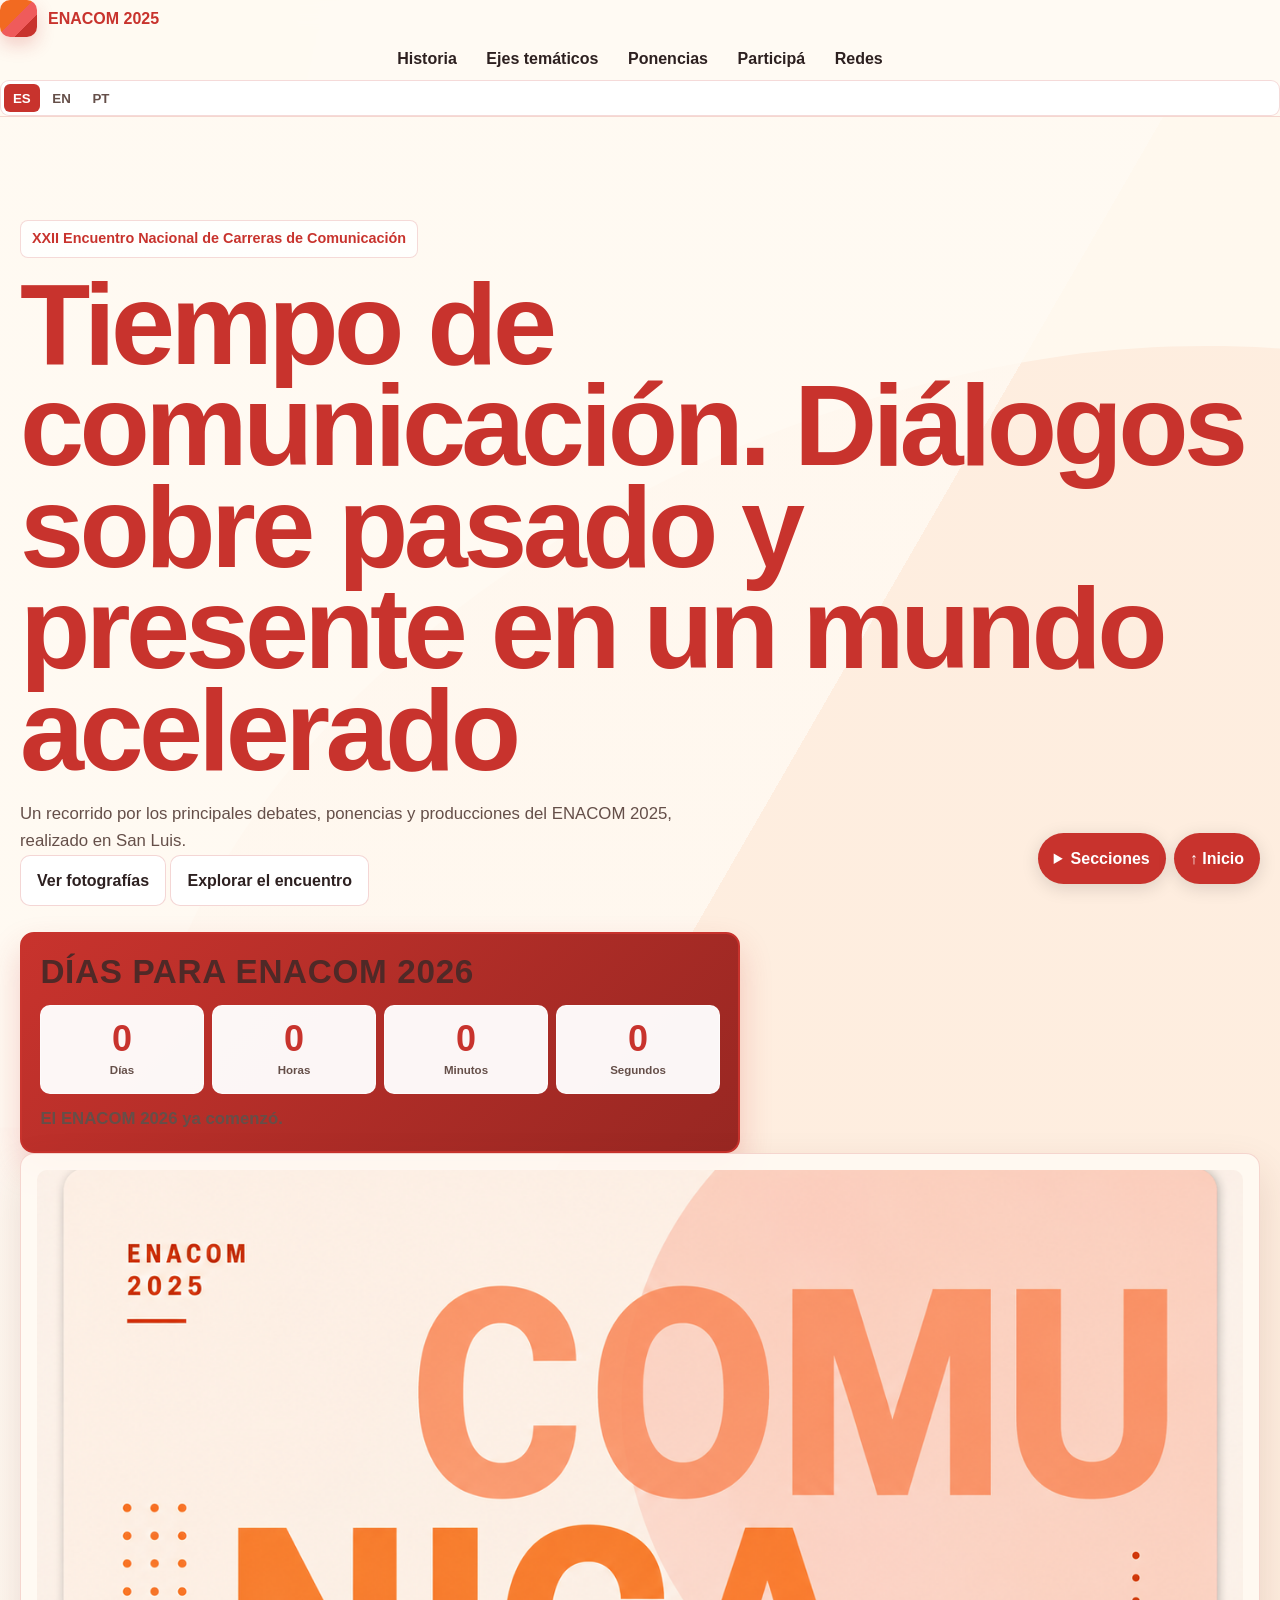
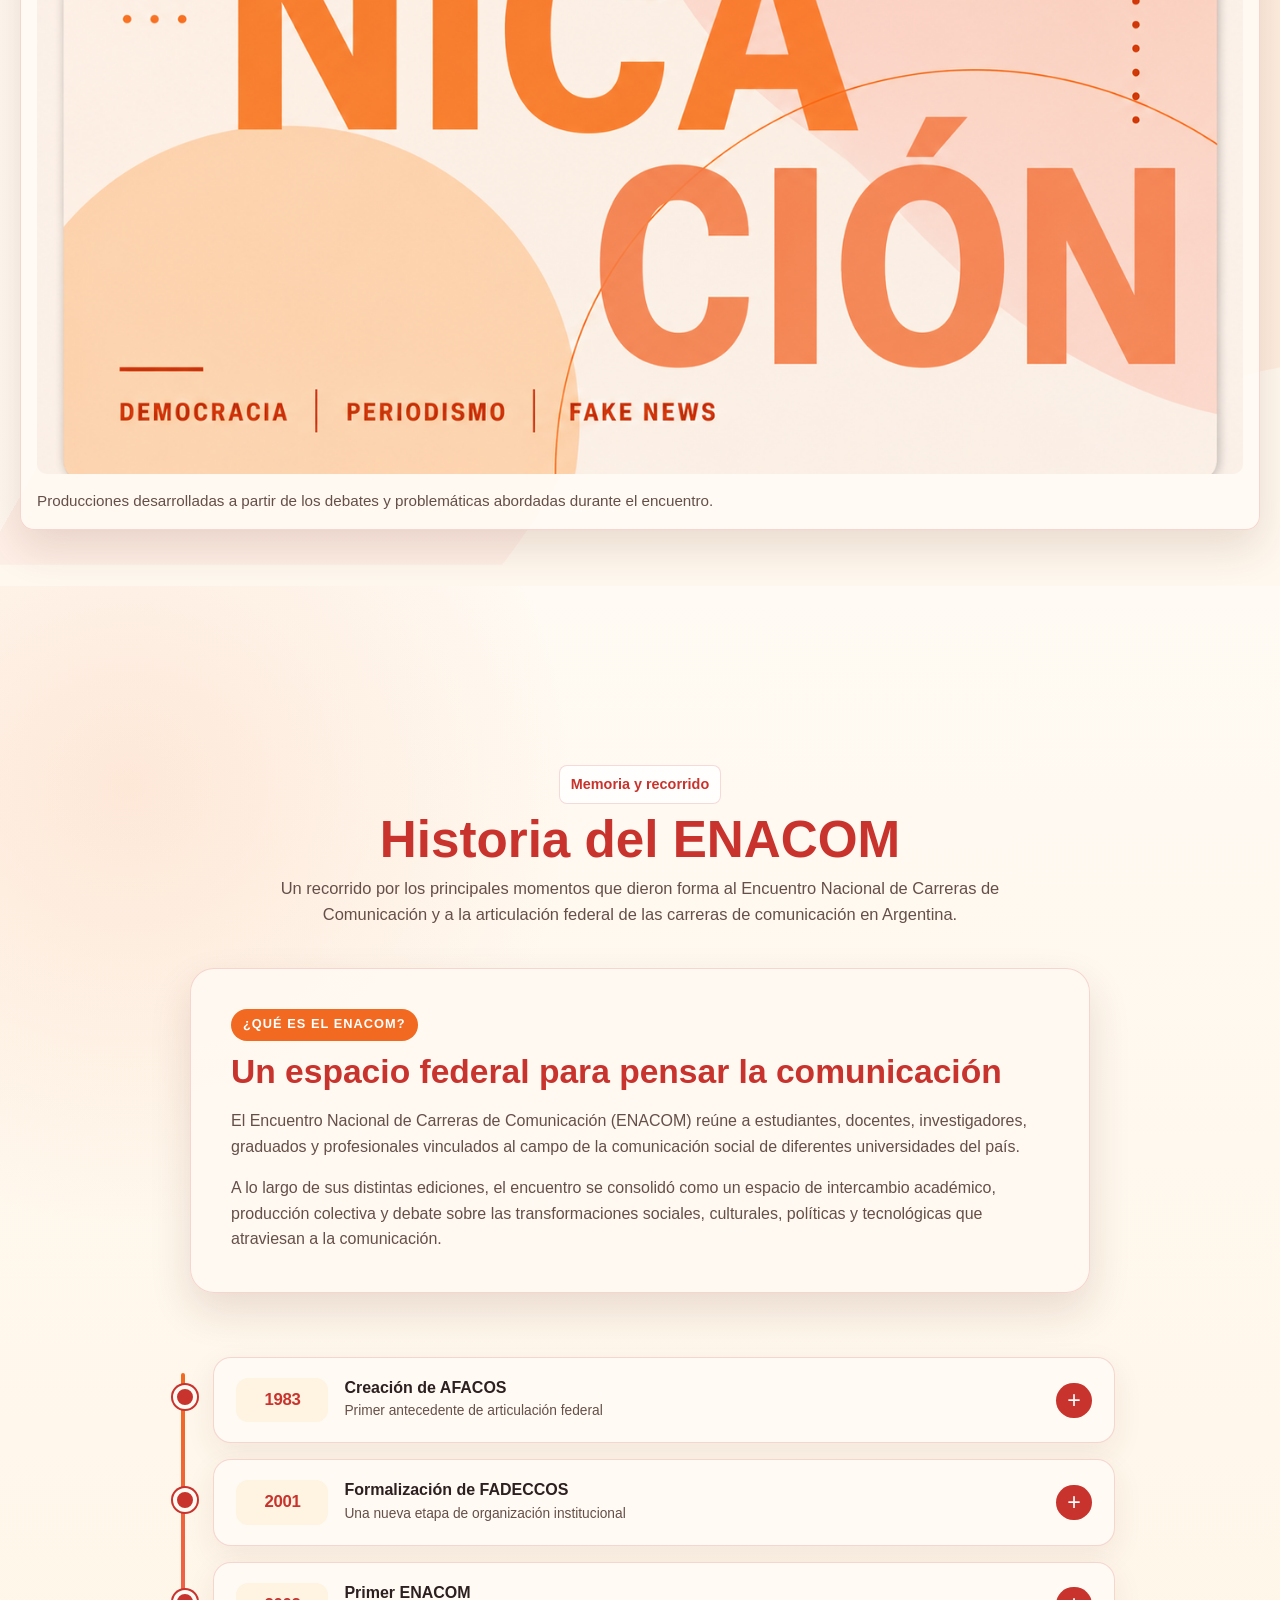
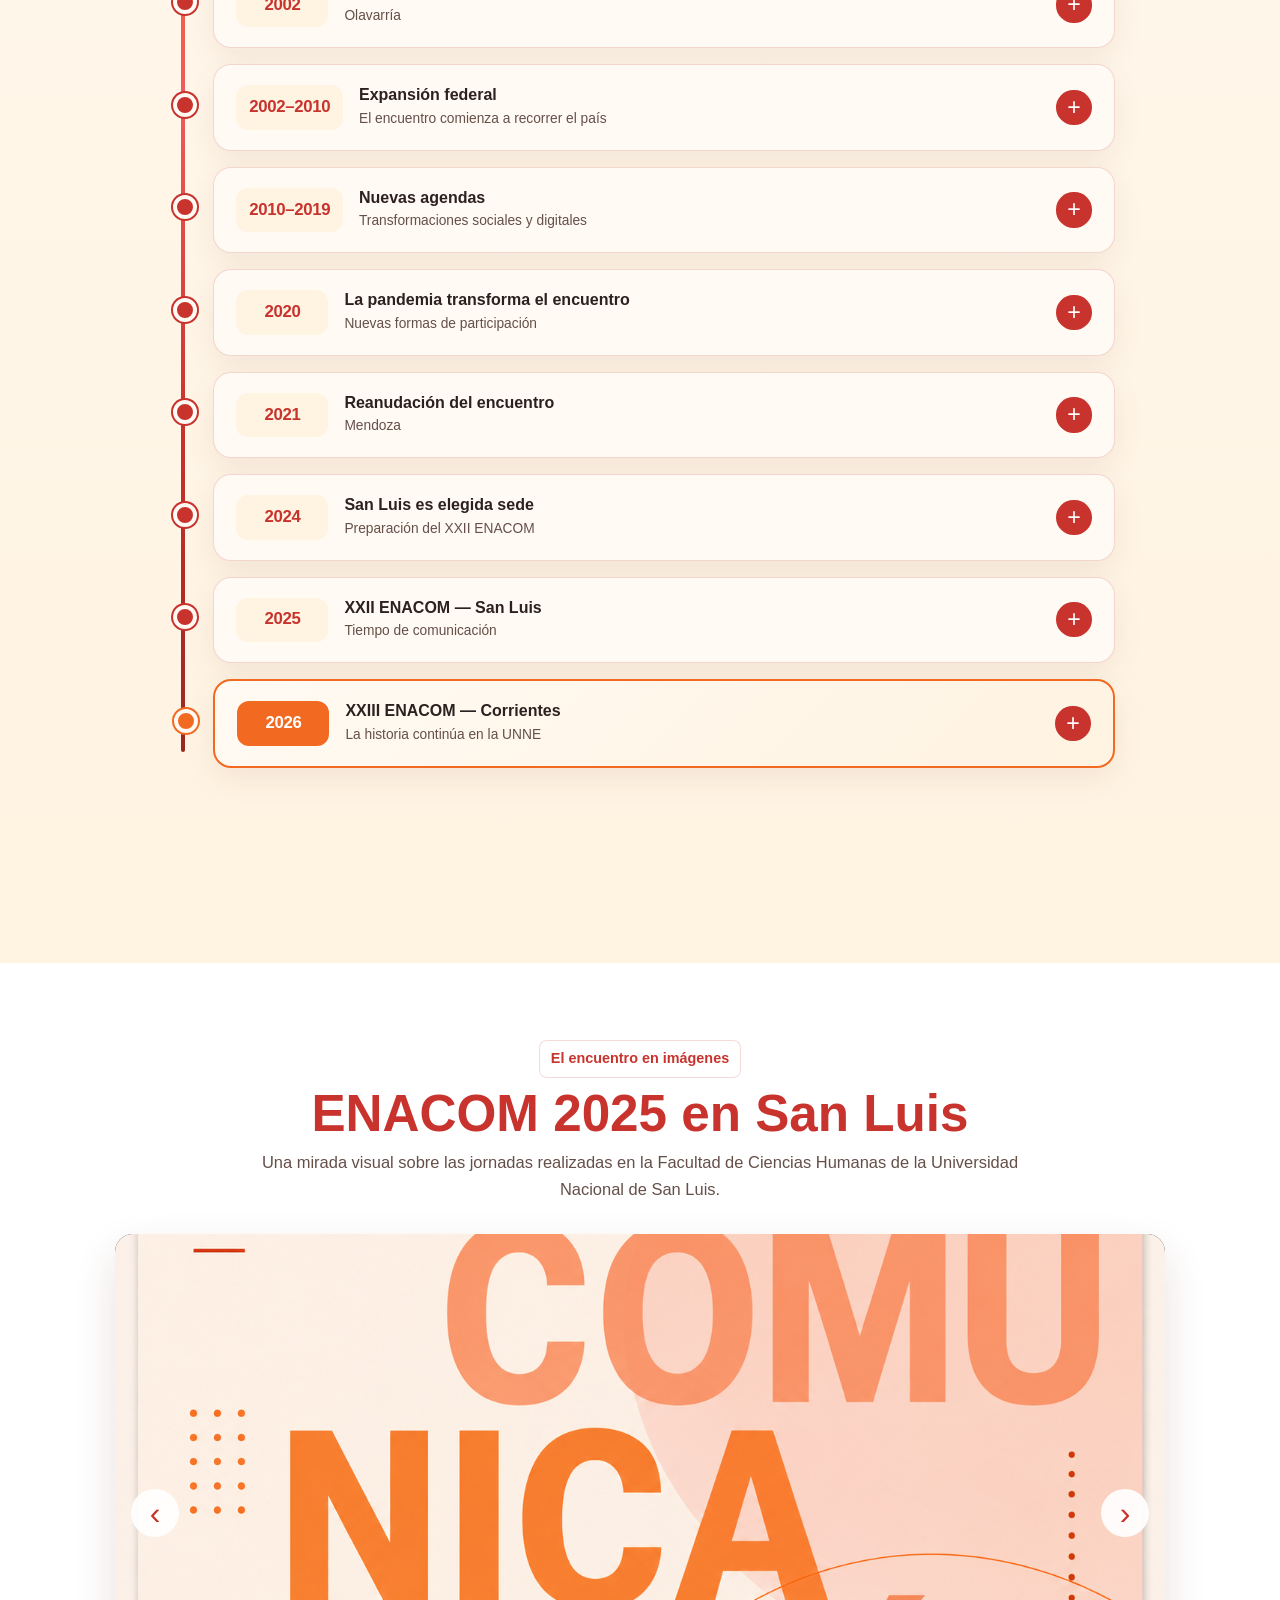
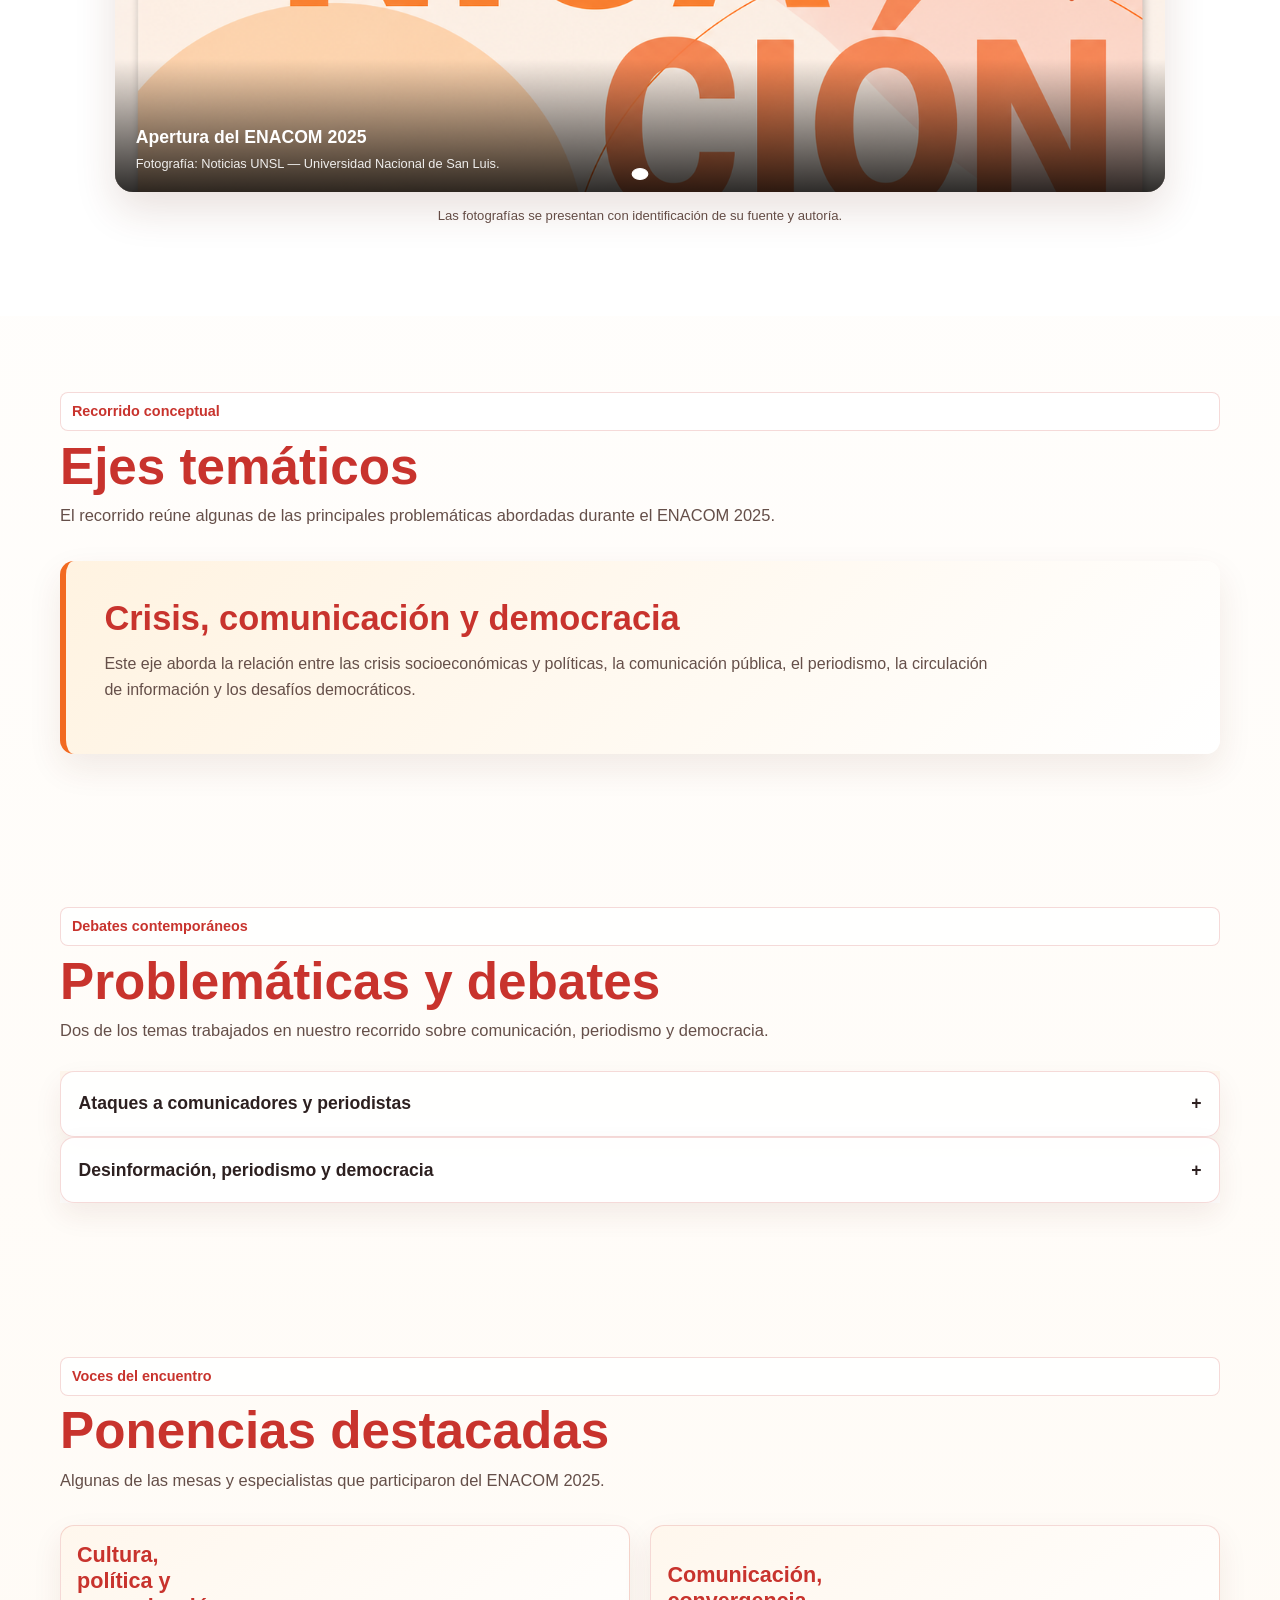
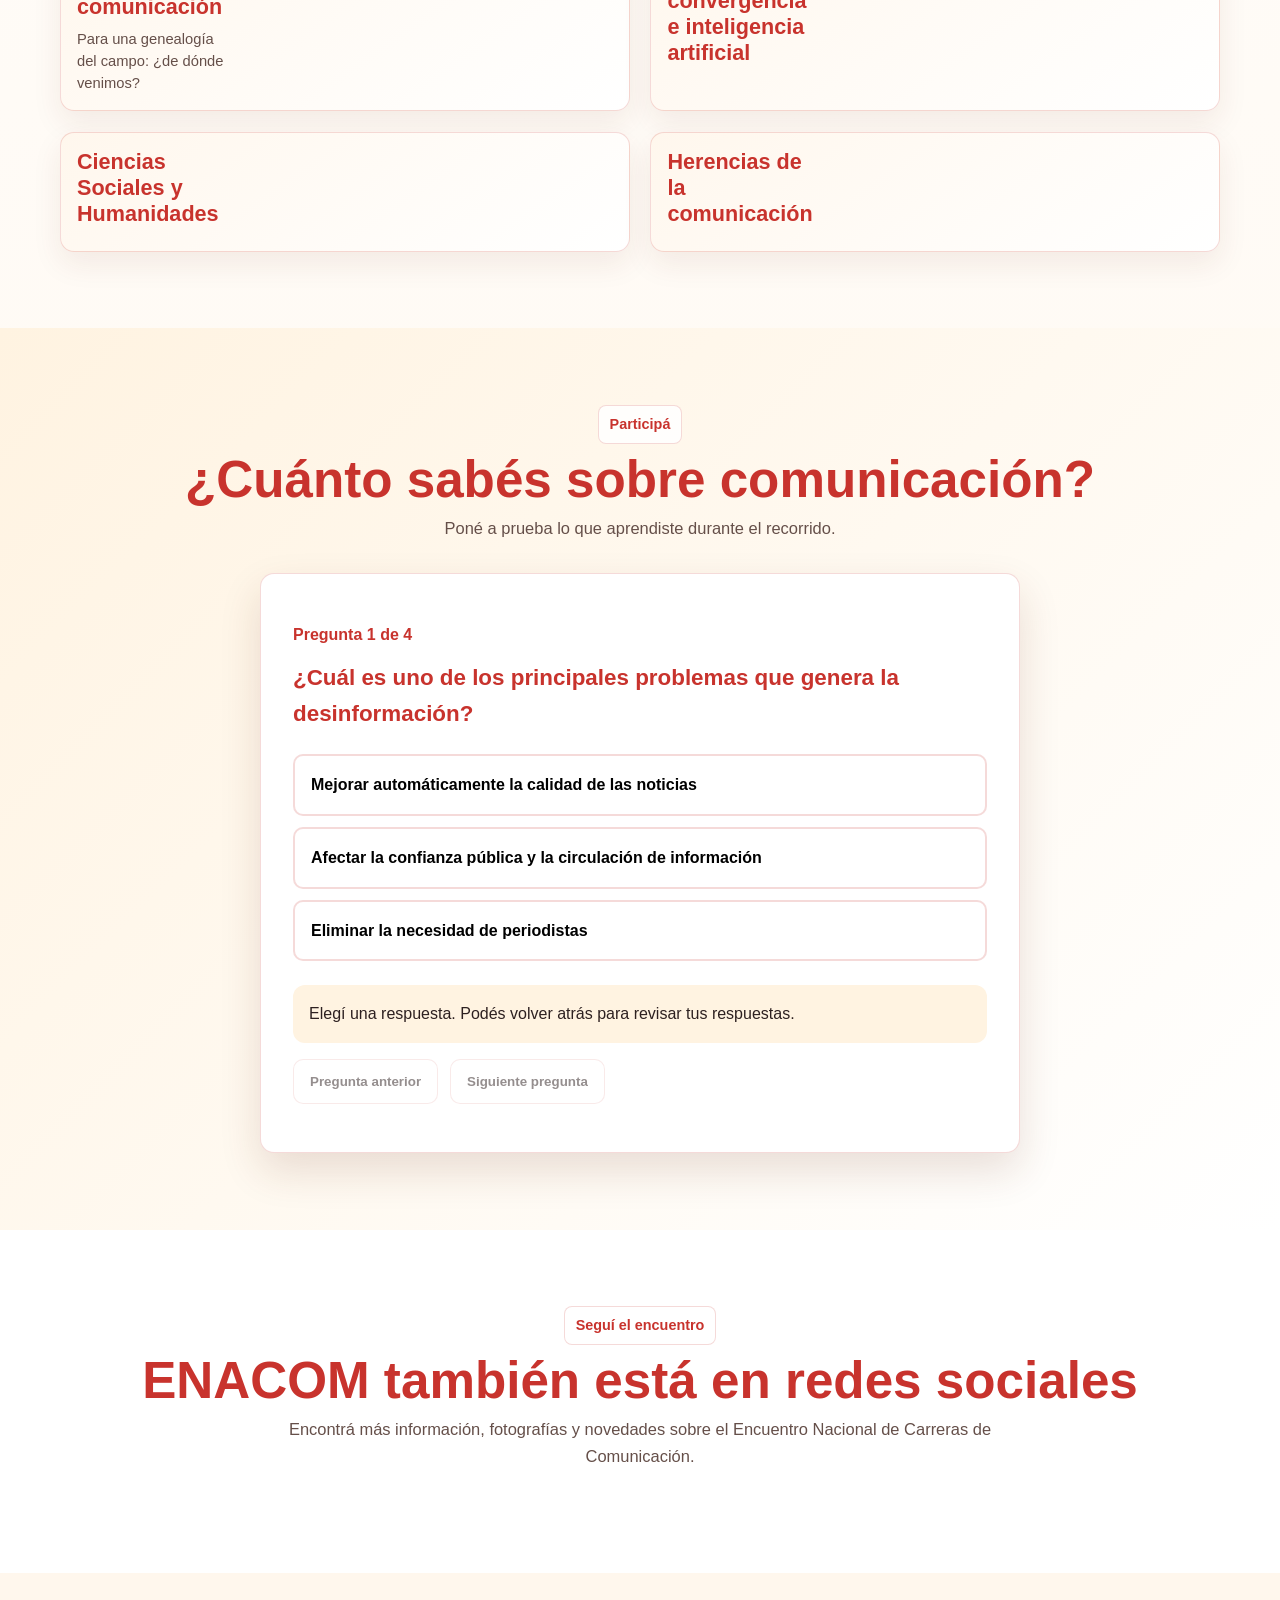
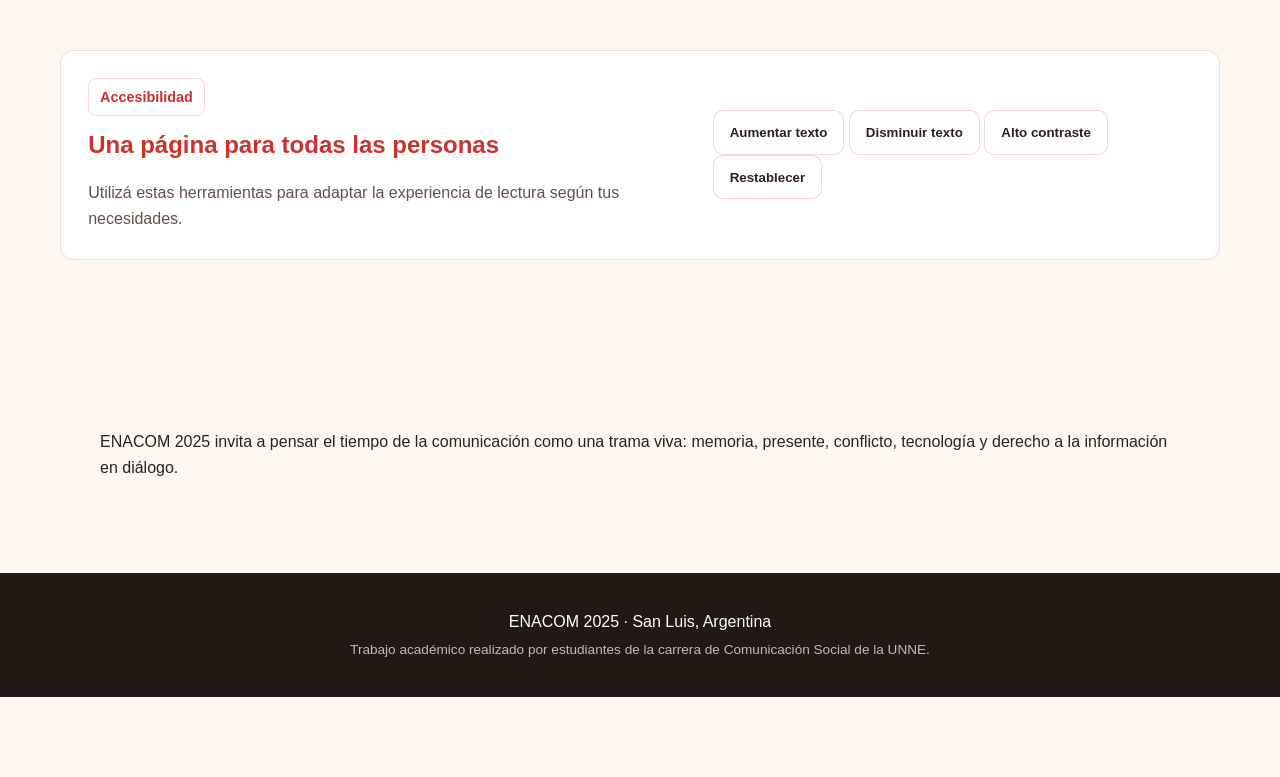
<file: index.html>
<!DOCTYPE html>
<html lang="es">

<head>

  <meta charset="UTF-8">

  <meta
    name="viewport"
    content="width=device-width, initial-scale=1.0"
  >

  <meta
    name="description"
    content="ENACOM 2025. Tiempo de comunicación. Diálogos sobre pasado y presente en un mundo acelerado."
  >

  <title>
    ENACOM 2025
  </title>

  <link
    rel="stylesheet"
    href="estilos.css"
  >

</head>


<body>


  <!-- ===================================================
       ENCABEZADO
  ==================================================== -->

  <header class="site-header">

    <div class="header-inner">


      <a
        class="brand"
        href="#inicio"
        aria-label="ENACOM 2025 - volver al inicio"
      >

        <span
          class="brand-mark"
          aria-hidden="true"
        ></span>

        <span>ENACOM 2025</span>

      </a>


      <div class="nav-links">

        <a
          href="#historia"
          data-i18n="navHistory"
        >
          Historia
        </a>

        <a
          href="#ejes"
          data-i18n="navEjes"
        >
          Ejes temáticos
        </a>

        <a
          href="#referentes"
          data-i18n="navPonencias"
        >
          Referentes
        </a>

        <a
          href="#interactivo"
          data-i18n="navInteractivo"
        >
          Interactivo
        </a>

        <a
          href="#redes"
          data-i18n="navRedes"
        >
          Redes
        </a>

      </div>


      <div
        class="language-selector"
        aria-label="Selector de idioma"
      >

        <button
          class="language-btn active"
          type="button"
          data-lang="es"
        >
          ES
        </button>

        <button
          class="language-btn"
          type="button"
          data-lang="en"
        >
          EN
        </button>

        <button
          class="language-btn"
          type="button"
          data-lang="pt"
        >
          PT
        </button>

      </div>

    </div>

  </header>



  <main>


    <!-- ===================================================
         PORTADA
    ==================================================== -->

    <section
      class="hero"
      id="inicio"
    >

      <div class="hero-inner">


        <div class="hero-copy">

          <span
            class="kicker"
            data-i18n="kicker"
          >
            XXII Encuentro Nacional de Carreras de Comunicación
          </span>


          <h1 data-i18n="heroTitle">
            Tiempo de comunicación. Diálogos sobre pasado y presente
            en un mundo acelerado
          </h1>


          <p data-i18n="heroText">
            Un recorrido por los principales debates, ponencias y
            producciones del ENACOM 2025, realizado en San Luis.
          </p>


          <div class="hero-actions">

            <a
              class="button button-primary"
              href="#galeria"
              data-i18n="heroGallery"
            >
              Ver fotografías
            </a>


            <a
              class="button button-secondary"
              href="#ejes"
              data-i18n="heroExplore"
            >
              Explorar el encuentro
            </a>

          </div>


          <section
            class="countdown"
            aria-labelledby="countdown-title"
          >

            <h2
              class="countdown-title"
              id="countdown-title"
              data-i18n="countdownTitle"
            >
              Días para ENACOM 2026
            </h2>


            <div
              class="countdown-grid"
              id="countdown"
              aria-live="polite"
            >

              <div class="countdown-unit">

                <strong id="countdown-days">
                  0
                </strong>

                <span data-i18n="countdownDays">
                  Días
                </span>

              </div>


              <div class="countdown-unit">

                <strong id="countdown-hours">
                  0
                </strong>

                <span data-i18n="countdownHours">
                  Horas
                </span>

              </div>


              <div class="countdown-unit">

                <strong id="countdown-minutes">
                  0
                </strong>

                <span data-i18n="countdownMinutes">
                  Minutos
                </span>

              </div>


              <div class="countdown-unit">

                <strong id="countdown-seconds">
                  0
                </strong>

                <span data-i18n="countdownSeconds">
                  Segundos
                </span>

              </div>

            </div>


            <p
              class="countdown-status"
              id="countdown-status"
              aria-live="polite"
            ></p>

          </section>

        </div>


        <aside class="event-panel">

          <img
            src="images/preview-comunicacion.png"
            alt="Composición visual del ENACOM 2025"
          >


          <p data-i18n="heroImageCaption">
            Producciones desarrolladas a partir de los debates y
            problemáticas abordadas durante el encuentro.
          </p>

        </aside>

      </div>

    </section>



    <!-- ===================================================
         HISTORIA DEL ENACOM
    ==================================================== -->

    <section
      class="history-section"
      id="historia"
    >

      <div class="section-wrap">


        <div class="section-title center">

          <span
            class="kicker"
            data-i18n="historyKicker"
          >
            Memoria y recorrido
          </span>


          <h2 data-i18n="historyTitle">
            Historia del ENACOM
          </h2>


          <p data-i18n="historyLead">
            Un recorrido por los principales momentos que dieron forma al
            Encuentro Nacional de Carreras de Comunicación y a la articulación
            federal de las carreras de comunicación en Argentina.
          </p>

        </div>



        <!-- ¿QUÉ ES ENACOM? -->

        <div class="history-intro">

          <span
            class="history-intro-label"
            data-i18n="historyWhatLabel"
          >
            ¿Qué es el ENACOM?
          </span>


          <h3 data-i18n="historyWhatTitle">
            Un espacio federal para pensar la comunicación
          </h3>


          <p data-i18n="historyWhatP1">
            El Encuentro Nacional de Carreras de Comunicación (ENACOM)
            reúne a estudiantes, docentes, investigadores, graduados y
            profesionales vinculados al campo de la comunicación social
            de diferentes universidades del país.
          </p>


          <p data-i18n="historyWhatP2">
            A lo largo de sus distintas ediciones, el encuentro se consolidó
            como un espacio de intercambio académico, producción colectiva
            y debate sobre las transformaciones sociales, culturales,
            políticas y tecnológicas que atraviesan a la comunicación.
          </p>

        </div>



        <!-- LÍNEA DEL TIEMPO -->

        <div class="history-timeline">


          <!-- 1983 -->

          <details class="history-item">

            <summary>

              <span class="history-year">
                1983
              </span>


              <span class="history-summary-text">

                <strong data-i18n="history1983Title">
                  Creación de AFACOS
                </strong>

                <small data-i18n="history1983Sub">
                  Primer antecedente de articulación federal
                </small>

              </span>


              <span
                class="history-icon"
                aria-hidden="true"
              >
                +
              </span>

            </summary>


            <div class="history-content">

              <p data-i18n="history1983P1">
                Se crea la Asociación Federal de Carreras de Comunicación
                Social (AFACOS), en el contexto del retorno de la democracia
                en Argentina.
              </p>


              <p data-i18n="history1983P2">
                La organización buscó fortalecer el vínculo entre las
                carreras de comunicación del país mediante el intercambio
                académico, la investigación, la reflexión crítica sobre
                los medios y la formación profesional.
              </p>


              <p data-i18n="history1983P3">
                Su creación sentó una de las bases para la posterior
                conformación de FADECCOS y el desarrollo del ENACOM.
              </p>

            </div>

          </details>



          <!-- 2001 -->

          <details class="history-item">

            <summary>

              <span class="history-year">
                2001
              </span>


              <span class="history-summary-text">

                <strong data-i18n="history2001Title">
                  Formalización de FADECCOS
                </strong>

                <small data-i18n="history2001Sub">
                  Una nueva etapa de organización institucional
                </small>

              </span>


              <span
                class="history-icon"
                aria-hidden="true"
              >
                +
              </span>

            </summary>


            <div class="history-content">

              <p data-i18n="history2001P1">
                Se consolida la Federación Argentina de Carreras de
                Comunicación Social (FADECCOS), continuando el proceso
                iniciado por AFACOS.
              </p>


              <p data-i18n="history2001P2">
                La federación permitió ampliar la representación de las
                carreras de comunicación, fortalecer el intercambio entre
                universidades e impulsar investigaciones y encuentros
                nacionales vinculados al campo.
              </p>

            </div>

          </details>



          <!-- 2002 -->

          <details class="history-item">

            <summary>

              <span class="history-year">
                2002
              </span>


              <span class="history-summary-text">

                <strong data-i18n="history2002Title">
                  Primer ENACOM
                </strong>

                <small data-i18n="history2002Sub">
                  Olavarría
                </small>

              </span>


              <span
                class="history-icon"
                aria-hidden="true"
              >
                +
              </span>

            </summary>


            <div class="history-content">

              <p data-i18n="history2002P1">
                En la ciudad de Olavarría se realiza el primer Encuentro
                Nacional de Carreras de Comunicación.
              </p>


              <p data-i18n="history2002P2">
                El encuentro surge como un espacio destinado a reunir
                estudiantes, docentes, investigadores y graduados de
                comunicación social de distintos puntos del país.
              </p>


              <p data-i18n="history2002P3">
                A partir de esta primera edición comienzan a desarrollarse
                debates sobre medios, periodismo, políticas de comunicación,
                cultura, educación y tecnologías.
              </p>

            </div>

          </details>



          <!-- 2002–2010 -->

          <details class="history-item">

            <summary>

              <span class="history-year">
                2002–2010
              </span>


              <span class="history-summary-text">

                <strong data-i18n="history0210Title">
                  Expansión federal
                </strong>

                <small data-i18n="history0210Sub">
                  El encuentro comienza a recorrer el país
                </small>

              </span>


              <span
                class="history-icon"
                aria-hidden="true"
              >
                +
              </span>

            </summary>


            <div class="history-content">

              <p data-i18n="history0210P1">
                Durante sus primeras ediciones, el ENACOM comienza a
                desarrollarse en distintas provincias argentinas,
                profundizando su carácter federal.
              </p>


              <p data-i18n="history0210P2">
                Crece la participación de estudiantes e investigadores,
                aparecen nuevas discusiones vinculadas con internet y
                comunicación digital y se incorporan producciones
                audiovisuales y multimediales.
              </p>


              <p data-i18n="history0210P3">
                El encuentro comienza a consolidarse no solamente como un
                espacio de exposición académica, sino también como un lugar
                de producción colectiva de conocimientos.
              </p>

            </div>

          </details>



          <!-- 2010–2019 -->

          <details class="history-item">

            <summary>

              <span class="history-year">
                2010–2019
              </span>


              <span class="history-summary-text">

                <strong data-i18n="history1019Title">
                  Nuevas agendas
                </strong>

                <small data-i18n="history1019Sub">
                  Transformaciones sociales y digitales
                </small>

              </span>


              <span
                class="history-icon"
                aria-hidden="true"
              >
                +
              </span>

            </summary>


            <div class="history-content">

              <p data-i18n="history1019P1">
                Las transformaciones tecnológicas y sociales amplían
                progresivamente los debates presentes en el encuentro.
              </p>


              <p data-i18n="history1019P2">
                Redes sociales, convergencia digital, desinformación,
                comunicación política, derechos comunicacionales,
                comunicación y género y democratización de la palabra
                comienzan a ocupar un lugar central.
              </p>


              <p data-i18n="history1019P3">
                El ENACOM acompaña así las transformaciones del campo
                profesional y académico de la comunicación.
              </p>

            </div>

          </details>



          <!-- 2020 -->

          <details class="history-item">

            <summary>

              <span class="history-year">
                2020
              </span>


              <span class="history-summary-text">

                <strong data-i18n="history2020Title">
                  La pandemia transforma el encuentro
                </strong>

                <small data-i18n="history2020Sub">
                  Nuevas formas de participación
                </small>

              </span>


              <span
                class="history-icon"
                aria-hidden="true"
              >
                +
              </span>

            </summary>


            <div class="history-content">

              <p data-i18n="history2020P1">
                La pandemia de COVID-19 modifica las actividades académicas
                presenciales y obliga a transformar las dinámicas de intercambio.
              </p>


              <p data-i18n="history2020P2">
                La virtualidad, las plataformas digitales y las nuevas formas
                de circulación de contenidos adquieren un papel todavía más
                importante dentro del campo de la comunicación.
              </p>

            </div>

          </details>



          <!-- 2021 -->

          <details class="history-item">

            <summary>

              <span class="history-year">
                2021
              </span>


              <span class="history-summary-text">

                <strong data-i18n="history2021Title">
                  Reanudación del encuentro
                </strong>

                <small data-i18n="history2021Sub">
                  Mendoza
                </small>

              </span>


              <span
                class="history-icon"
                aria-hidden="true"
              >
                +
              </span>

            </summary>


            <div class="history-content">

              <p data-i18n="history2021P1">
                El ENACOM vuelve a encontrarse presencialmente en Mendoza
                luego del período más crítico de la pandemia.
              </p>


              <p data-i18n="history2021P2">
                Los debates incorporan con mayor fuerza cuestiones como
                la virtualización de la vida cotidiana, la sobreinformación,
                las noticias falsas y el papel de los medios durante
                situaciones de crisis.
              </p>

            </div>

          </details>



          <!-- 2024 -->

          <details class="history-item">

            <summary>

              <span class="history-year">
                2024
              </span>


              <span class="history-summary-text">

                <strong data-i18n="history2024Title">
                  San Luis es elegida sede
                </strong>

                <small data-i18n="history2024Sub">
                  Preparación del XXII ENACOM
                </small>

              </span>


              <span
                class="history-icon"
                aria-hidden="true"
              >
                +
              </span>

            </summary>


            <div class="history-content">

              <p data-i18n="history2024P1">
                En septiembre de 2024, la Asamblea de FADECCOS aprueba
                la candidatura de la Facultad de Ciencias Humanas de la
                Universidad Nacional de San Luis como sede del ENACOM 2025.
              </p>


              <p data-i18n="history2024P2">
                La elección da continuidad al carácter federal del encuentro
                y reconoce la trayectoria académica de la carrera de
                Comunicación Social de la universidad.
              </p>

            </div>

          </details>



          <!-- 2025 -->

          <details class="history-item">

            <summary>

              <span class="history-year">
                2025
              </span>


              <span class="history-summary-text">

                <strong data-i18n="history2025Title">
                  XXII ENACOM — San Luis
                </strong>

                <small data-i18n="history2025Sub">
                  Tiempo de comunicación
                </small>

              </span>


              <span
                class="history-icon"
                aria-hidden="true"
              >
                +
              </span>

            </summary>


            <div class="history-content">

              <p data-i18n="history2025P1">
                Los días 5, 6 y 7 de noviembre de 2025, la Universidad
                Nacional de San Luis fue sede del XXII Encuentro Nacional
                de Carreras de Comunicación.
              </p>


              <p data-i18n="history2025P2">
                Bajo el lema “Tiempo de comunicación. Diálogos sobre pasado
                y presente en un mundo acelerado”, la edición puso en diálogo
                la trayectoria histórica del campo con las transformaciones
                contemporáneas de la comunicación.
              </p>


              <p data-i18n="history2025P3">
                Participaron estudiantes, docentes, investigadores,
                comunicadores, extensionistas y profesionales provenientes
                de diferentes provincias y países de América Latina.
              </p>

            </div>

          </details>



          <!-- 2026 -->

          <details class="history-item history-current">

            <summary>

              <span class="history-year">
                2026
              </span>


              <span class="history-summary-text">

                <strong data-i18n="history2026Title">
                  XXIII ENACOM — Corrientes
                </strong>

                <small data-i18n="history2026Sub">
                  La historia continúa en la UNNE
                </small>

              </span>


              <span
                class="history-icon"
                aria-hidden="true"
              >
                +
              </span>

            </summary>


            <div class="history-content">

              <span
                class="history-badge"
                data-i18n="history2026Badge"
              >
                Próxima edición
              </span>


              <h3 data-i18n="history2026Heading">
                Corrientes será sede del XXIII ENACOM
              </h3>


              <p data-i18n="history2026P1">
                Los días 4, 5 y 6 de noviembre de 2026, la ciudad de
                Corrientes recibirá el XXIII Encuentro Nacional de
                Carreras de Comunicación.
              </p>


              <p data-i18n="history2026P2">
                La sede será el Campus Cabral de la Universidad Nacional
                del Nordeste, con la carrera de Comunicación Social de la
                Facultad de Humanidades como anfitriona.
              </p>


              <p data-i18n="history2026P3">
                Esta edición se desarrollará bajo el lema:
              </p>


              <blockquote
                class="history-quote"
                data-i18n="history2026Quote"
              >
                “Pensar la comunicación y la democracia en las
                encrucijadas del siglo XXI”
              </blockquote>


              <p data-i18n="history2026P4">
                El encuentro propone debatir los desafíos contemporáneos
                de la comunicación y el periodismo, promoviendo espacios
                de diálogo y nuevas líneas de acción en intervención,
                docencia e investigación.
              </p>

            </div>

          </details>


        </div>

      </div>

    </section>



    <!-- ===================================================
         GALERÍA / CARRUSEL
    ==================================================== -->

    <section
      class="gallery-section"
      id="galeria"
    >

      <div class="section-wrap">


        <div class="section-title center">

          <span
            class="kicker"
            data-i18n="galleryKicker"
          >
            El encuentro en imágenes
          </span>


          <h2 data-i18n="galleryTitle">
            ENACOM 2025 en San Luis
          </h2>


          <p data-i18n="galleryText">
            Una mirada visual sobre las jornadas realizadas en la
            Facultad de Ciencias Humanas de la Universidad Nacional
            de San Luis.
          </p>

        </div>


        <div class="carousel">

          <div class="carousel-track">


            <figure class="carousel-slide active">

              <img
                src="images/preview-comunicacion.png"
                alt="Imagen del ENACOM 2025"
              >

              <figcaption>

                <strong data-i18n="photo1Title">
                  Apertura del ENACOM 2025
                </strong>

                <span data-i18n="photo1Credit">
                  Fotografía: Noticias UNSL — Universidad Nacional de San Luis.
                </span>

              </figcaption>

            </figure>


          </div>


          <button
            class="carousel-control prev"
            type="button"
            aria-label="Fotografía anterior"
          >
            ‹
          </button>


          <button
            class="carousel-control next"
            type="button"
            aria-label="Fotografía siguiente"
          >
            ›
          </button>


          <div
            class="carousel-dots"
            aria-label="Navegación del carrusel"
          ></div>

        </div>


        <p
          class="photo-note"
          data-i18n="photoNote"
        >
          Las fotografías se presentan con identificación de su fuente
          y autoría.
        </p>

      </div>

    </section>



    <!-- ===================================================
         EJES TEMÁTICOS
    ==================================================== -->

    <section
      class="axes-section"
      id="ejes"
    >

      <div class="section-wrap">


        <div class="section-title">

          <span
            class="kicker"
            data-i18n="axesKicker"
          >
            Recorrido conceptual
          </span>


          <h2 data-i18n="axesTitle">
            Ejes temáticos
          </h2>


          <p data-i18n="axesIntro">
            El recorrido reúne algunas de las principales problemáticas
            abordadas durante el ENACOM 2025.
          </p>

        </div>


        <article class="featured-panel">

          <h3 data-i18n="axisMainTitle">
            Crisis, comunicación y democracia
          </h3>


          <p data-i18n="axisMainText">
            Este eje aborda la relación entre las crisis socioeconómicas
            y políticas, la comunicación pública, el periodismo,
            la circulación de información y los desafíos democráticos.
          </p>

        </article>

      </div>

    </section>



    <!-- ===================================================
         PROBLEMÁTICAS
    ==================================================== -->

    <section
      class="problems-section"
      id="problematicas"
    >

      <div class="section-wrap">


        <div class="section-title">

          <span
            class="kicker"
            data-i18n="problemsKicker"
          >
            Debates contemporáneos
          </span>


          <h2 data-i18n="problemsTitle">
            Problemáticas y debates
          </h2>


          <p data-i18n="problemsIntro">
            Dos de los temas trabajados en nuestro recorrido sobre
            comunicación, periodismo y democracia.
          </p>

        </div>


        <div class="subthreads">


          <article class="subthread">

            <button
              class="subthread-button"
              type="button"
              aria-expanded="false"
            >

              <span data-i18n="problemA">
                Ataques a comunicadores y periodistas
              </span>

              <span aria-hidden="true">
                +
              </span>

            </button>


            <div class="subthread-content">

              <div class="subthread-inner">

                <div class="subthread-text">

                  <p data-i18n="problemAText">
                    Esta problemática aborda las formas de hostigamiento,
                    censura, violencia simbólica y presión pública que
                    afectan el trabajo periodístico y el derecho social
                    a estar informado.
                  </p>

                </div>


                <img
                  src="images/preview-periodistas.png.png"
                  alt="Vista previa de material sobre ataques a periodistas"
                >

              </div>

            </div>

          </article>



          <article class="subthread">

            <button
              class="subthread-button"
              type="button"
              aria-expanded="false"
            >

              <span data-i18n="problemB">
                Desinformación, periodismo y democracia
              </span>

              <span aria-hidden="true">
                +
              </span>

            </button>


            <div class="subthread-content">

              <div class="subthread-inner">

                <div class="subthread-text">

                  <p data-i18n="problemBText">
                    La circulación de fake news, la inteligencia artificial
                    y la desinformación transforman la forma en que se
                    produce, distribuye y recibe información.
                  </p>


                  <a
                    class="button button-primary"
                    href="fake news.pdf"
                    target="_blank"
                    rel="noopener"
                    data-i18n="viewPdf"
                  >
                    Ver material completo
                  </a>

                </div>


                <img
                  src="images/preview-fakenews.png.png"
                  alt="Vista previa de material sobre fake news"
                >

              </div>

            </div>

          </article>


        </div>

      </div>

    </section>



    <!-- ===================================================
         REFERENTES
    ==================================================== -->

    <section
      class="referents-section"
      id="referentes"
    >

      <div class="section-wrap">


        <div class="section-title">

          <span
            class="kicker"
            data-i18n="speakersKicker"
          >
            Voces del encuentro
          </span>


          <h2 data-i18n="speakersTitle">
            Ponencias destacadas
          </h2>


          <p data-i18n="speakersIntro">
            Algunas de las mesas y especialistas que participaron
            del ENACOM 2025.
          </p>

        </div>


        <div class="referents-grid">


          <article class="referent-card">

            <div class="referent-content">

              <h3 data-i18n="speaker1Title">
                Cultura, política y comunicación
              </h3>


              <p data-i18n="speaker1Subtitle">
                Para una genealogía del campo: ¿de dónde venimos?
              </p>

            </div>

          </article>



          <article class="referent-card">

            <div class="referent-content">

              <h3 data-i18n="speaker2Title">
                Comunicación, convergencia e inteligencia artificial
              </h3>

            </div>

          </article>



          <article class="referent-card">

            <div class="referent-content">

              <h3 data-i18n="speaker3Title">
                Ciencias Sociales y Humanidades
              </h3>

            </div>

          </article>



          <article class="referent-card">

            <div class="referent-content">

              <h3 data-i18n="speaker4Title">
                Herencias de la comunicación
              </h3>

            </div>

          </article>


        </div>

      </div>

    </section>



    <!-- ===================================================
         INTERACTIVO
    ==================================================== -->

    <section
      class="interactive-section"
      id="interactivo"
    >

      <div class="section-wrap">


        <div class="section-title center">

          <span
            class="kicker"
            data-i18n="quizKicker"
          >
            Participá
          </span>


          <h2 data-i18n="quizTitle">
            ¿Cuánto sabés sobre comunicación?
          </h2>


          <p data-i18n="quizIntro">
            Poné a prueba lo que aprendiste durante el recorrido.
          </p>

        </div>


        <div class="quiz-card">

          <div id="quiz-container"></div>


          <div
            id="quiz-feedback"
            class="quiz-feedback"
            aria-live="polite"
          ></div>


          <div class="quiz-actions">

            <button
              type="button"
              id="quiz-previous"
              class="button button-secondary"
            >
              Pregunta anterior
            </button>


            <button
              type="button"
              id="quiz-next"
              class="button button-primary"
              data-i18n="nextQuestion"
            >
              Siguiente pregunta
            </button>


            <button
              type="button"
              id="quiz-restart"
              class="button button-secondary"
              hidden
            >
              Volver a intentar
            </button>

          </div>


          <p
            id="quiz-result"
            tabindex="-1"
            aria-live="polite"
          ></p>

        </div>

      </div>

    </section>



    <!-- ===================================================
         REDES
    ==================================================== -->

    <section
      class="social-section"
      id="redes"
    >

      <div class="section-wrap">


        <div class="section-title center">

          <span
            class="kicker"
            data-i18n="socialKicker"
          >
            Seguí el encuentro
          </span>


          <h2 data-i18n="socialTitle">
            ENACOM también está en redes sociales
          </h2>


          <p data-i18n="socialText">
            Encontrá más información, fotografías y novedades sobre
            el Encuentro Nacional de Carreras de Comunicación.
          </p>

        </div>

      </div>

    </section>



    <!-- ===================================================
         ACCESIBILIDAD
    ==================================================== -->

    <section class="accessibility-section">

      <div class="section-wrap">


        <div class="accessibility-panel">


          <div>

            <span
              class="kicker"
              data-i18n="accessKicker"
            >
              Accesibilidad
            </span>


            <h2 data-i18n="accessTitle">
              Una página para todas las personas
            </h2>


            <p data-i18n="accessText">
              Utilizá estas herramientas para adaptar la experiencia
              de lectura según tus necesidades.
            </p>

          </div>


          <div class="accessibility-actions">

            <button
              type="button"
              id="increase-text"
              class="button button-secondary"
              data-i18n="increaseText"
            >
              Aumentar texto
            </button>


            <button
              type="button"
              id="decrease-text"
              class="button button-secondary"
              data-i18n="decreaseText"
            >
              Disminuir texto
            </button>


            <button
              type="button"
              id="contrast-toggle"
              class="button button-secondary"
              data-i18n="contrast"
            >
              Alto contraste
            </button>


            <button
              type="button"
              id="reset-accessibility"
              class="button button-secondary"
              data-i18n="reset"
            >
              Restablecer
            </button>

          </div>

        </div>

      </div>

    </section>



    <!-- ===================================================
         CIERRE
    ==================================================== -->

    <section class="closing-section">

      <div class="section-wrap">

        <blockquote data-i18n="closing">
          ENACOM 2025 invita a pensar el tiempo de la comunicación
          como una trama viva: memoria, presente, conflicto, tecnología
          y derecho a la información en diálogo.
        </blockquote>

      </div>

    </section>


  </main>



  <!-- ===================================================
       PIE
  ==================================================== -->

  <footer class="site-footer">

    <p>
      ENACOM 2025 · San Luis, Argentina
    </p>


    <p data-i18n="footer">
      Trabajo académico realizado en el marco del ENACOM 2025.
    </p>

  </footer>



  <script src="script.js"></script>


  <!-- ===================================================
       NAVEGACIÓN FLOTANTE
  ==================================================== -->

  <div class="floating-navigation">

    <details class="quick-navigation">

      <summary data-i18n="navSections">
        Secciones
      </summary>


      <nav aria-label="Accesos rápidos">

        <a
          href="#inicio"
          data-i18n="navHome"
        >
          Inicio
        </a>


        <a
          href="#historia"
          data-i18n="navHistory"
        >
          Historia
        </a>


        <a
          href="#galeria"
          data-i18n="navGallery"
        >
          Galería
        </a>


        <a
          href="#ejes"
          data-i18n="navEjes"
        >
          Ejes temáticos
        </a>


        <a
          href="#problematicas"
          data-i18n="navProblems"
        >
          Problemáticas
        </a>


        <a
          href="#referentes"
          data-i18n="navPonencias"
        >
          Ponencias
        </a>


        <a
          href="#interactivo"
          data-i18n="navInteractivo"
        >
          Participá
        </a>


        <a
          href="#redes"
          data-i18n="navRedes"
        >
          Redes
        </a>

      </nav>

    </details>


    <a
      class="back-to-top"
      href="#inicio"
    >
      ↑

      <span data-i18n="navHome">
        Inicio
      </span>

    </a>

  </div>


</body>

</html>
</file>
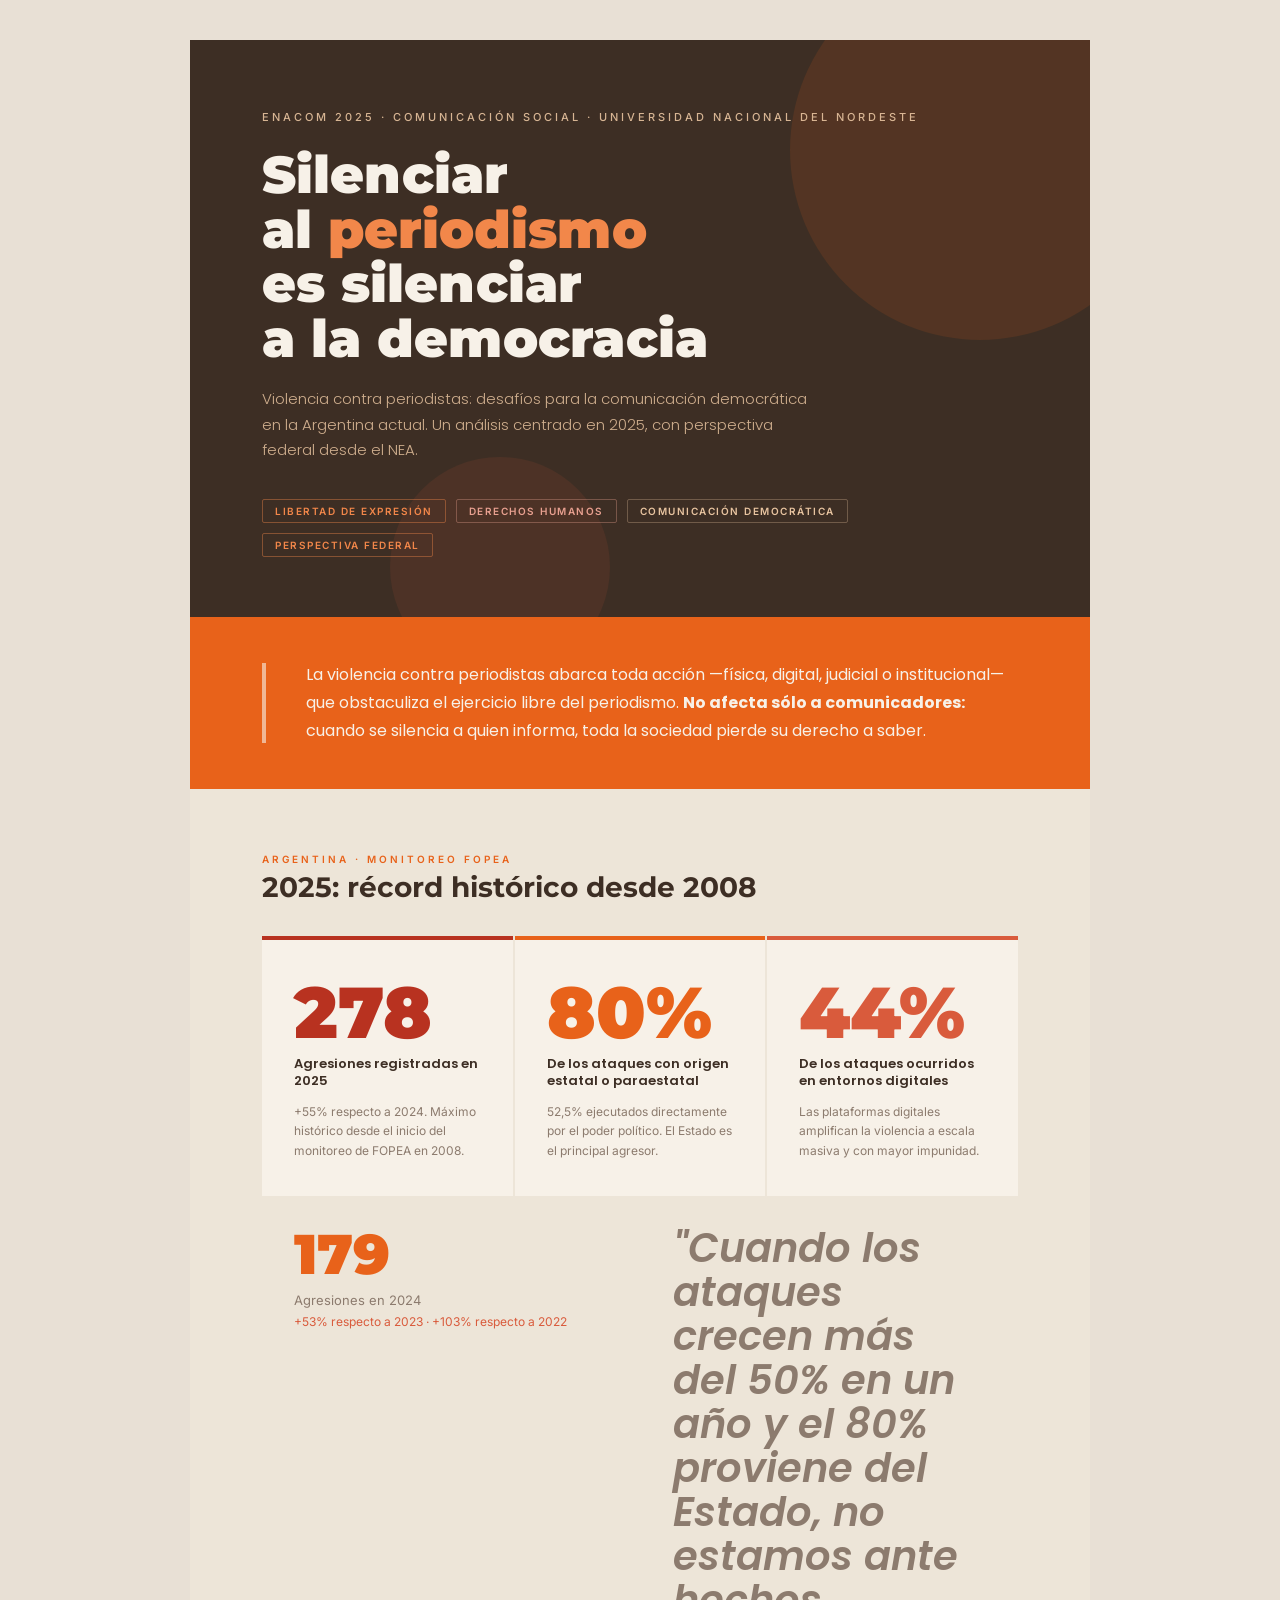
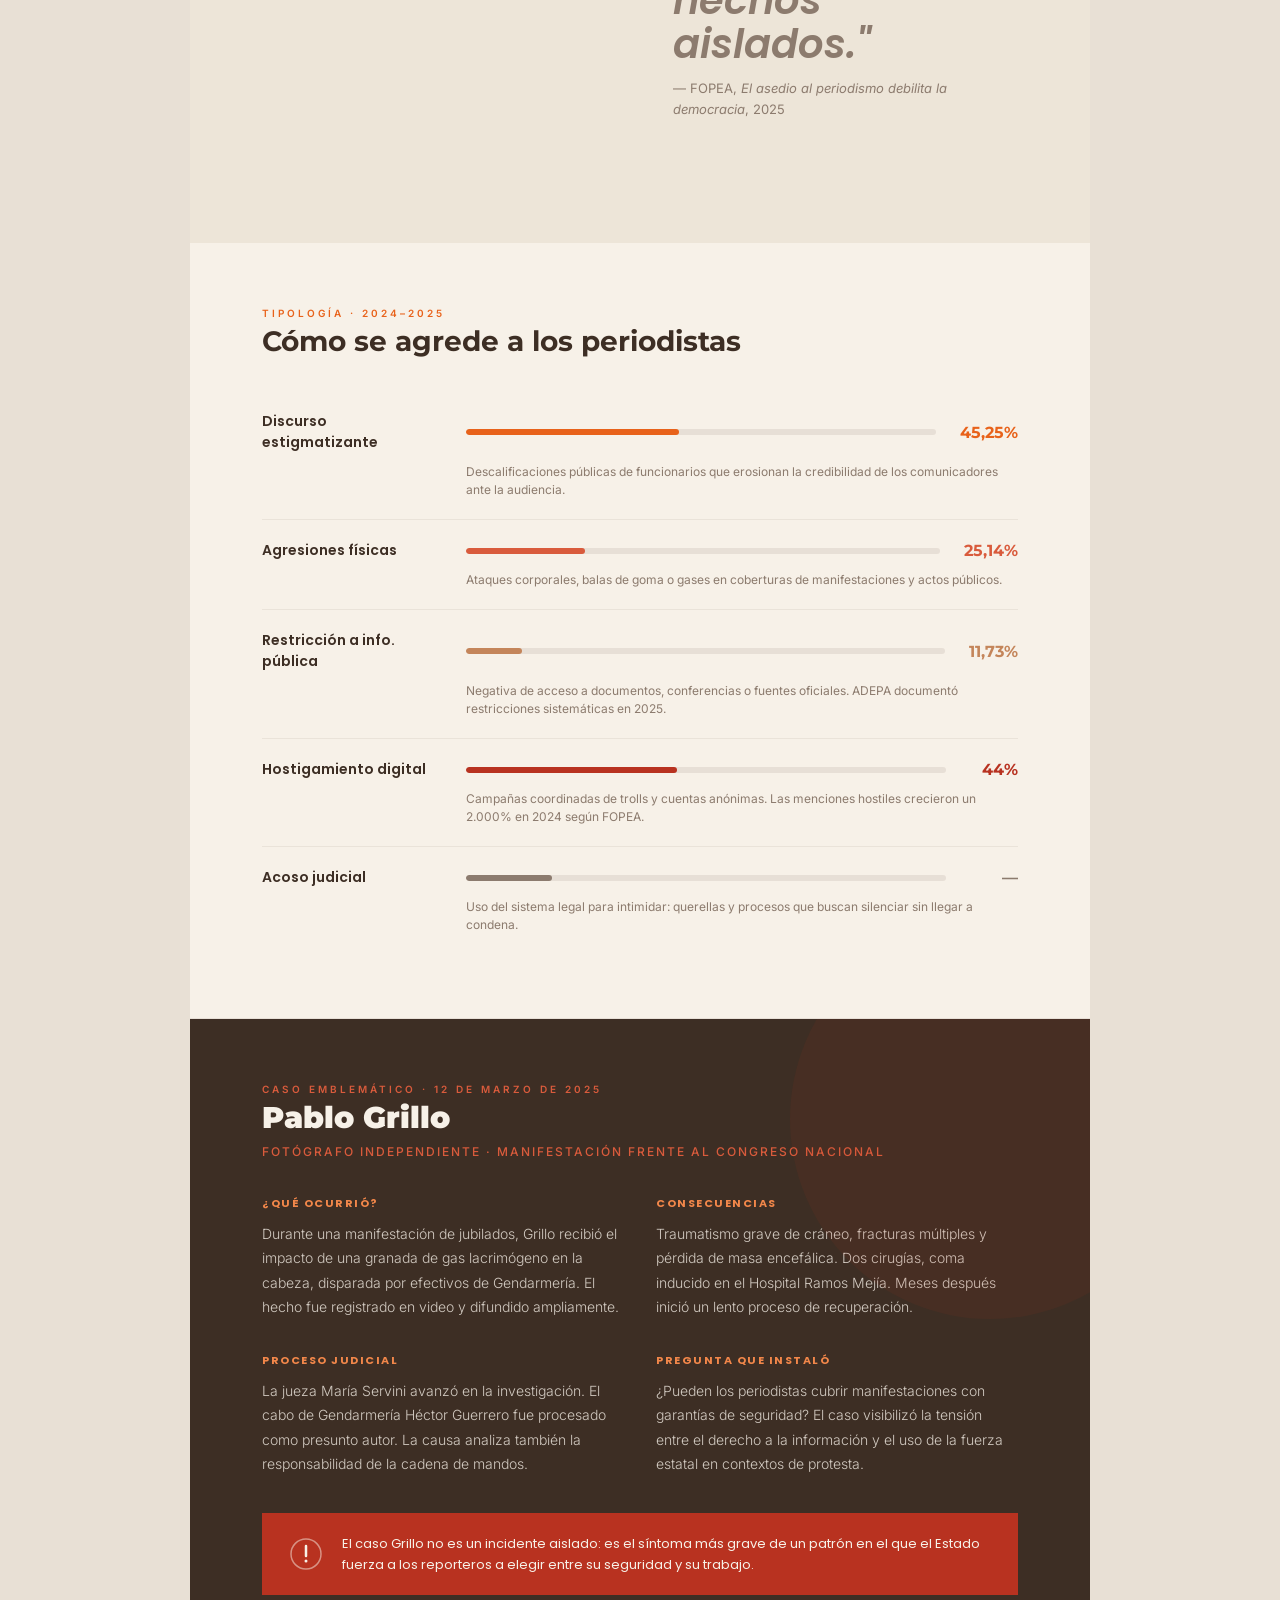
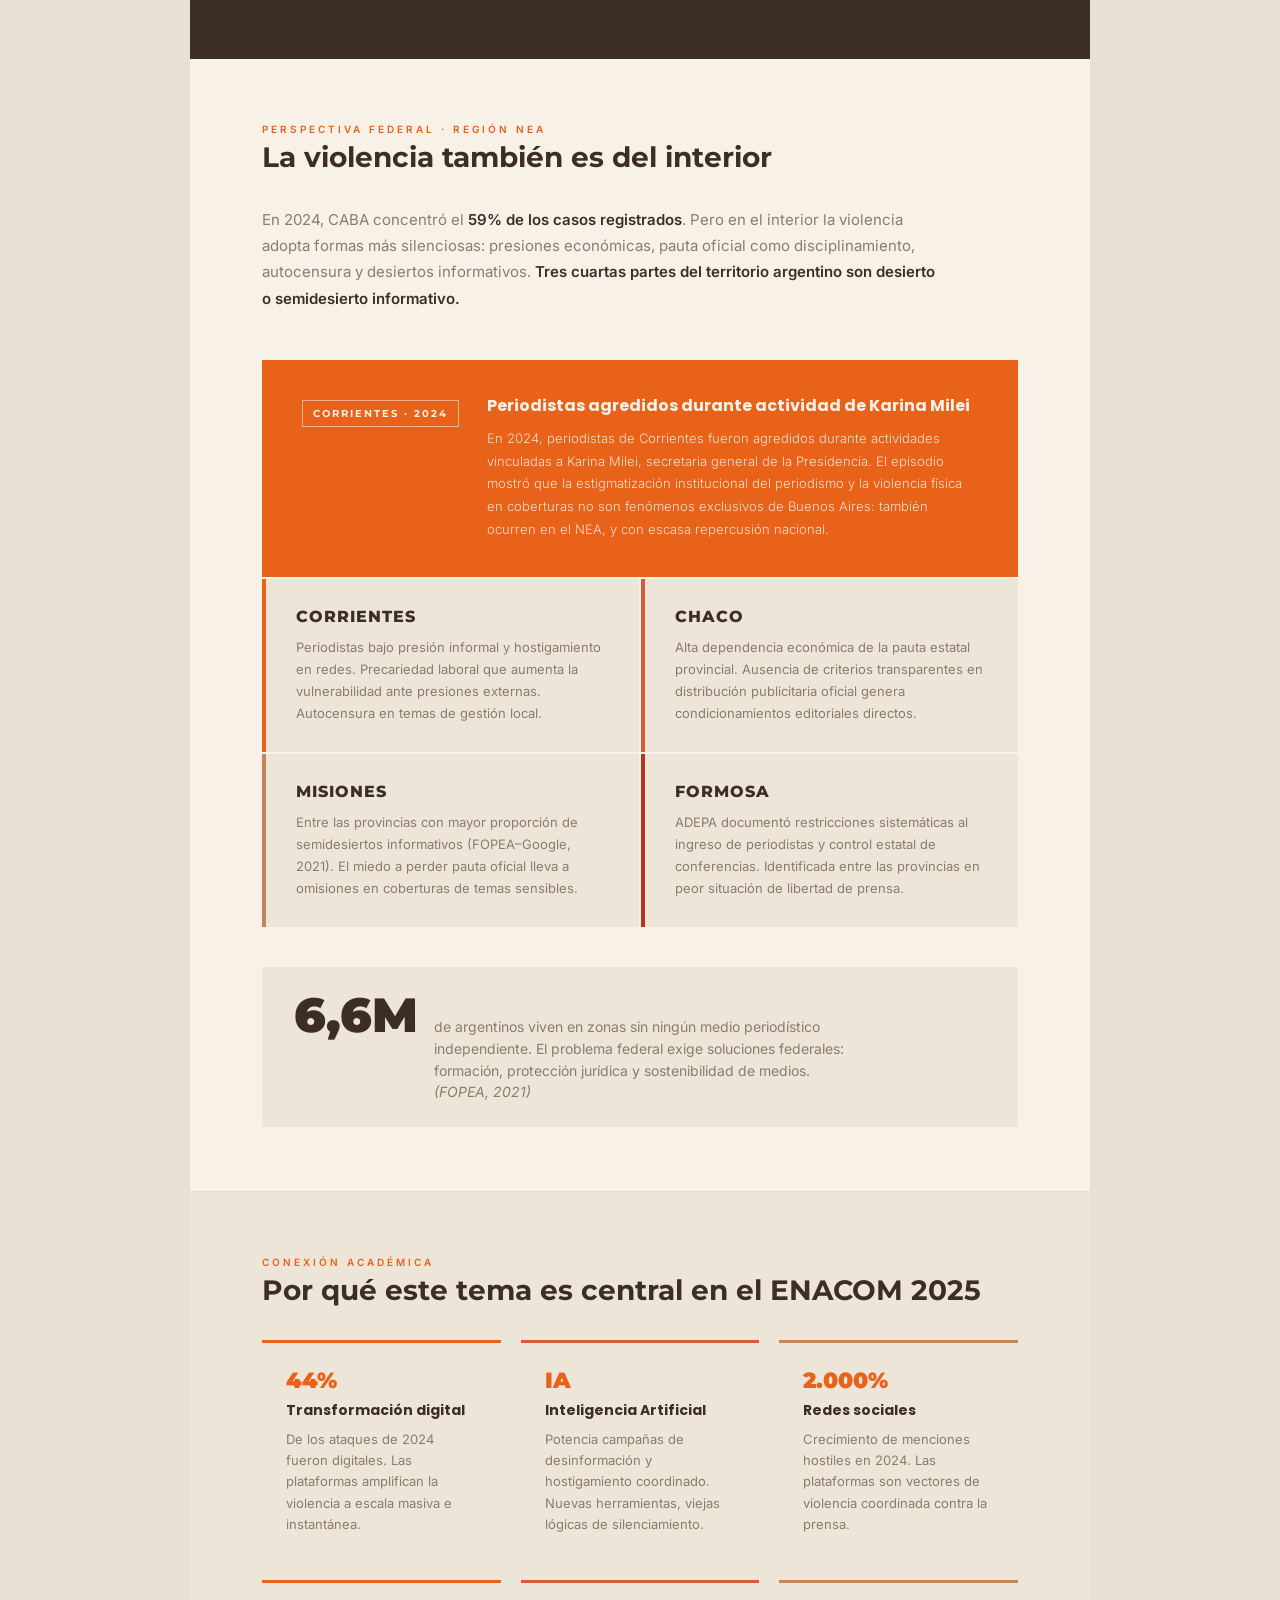
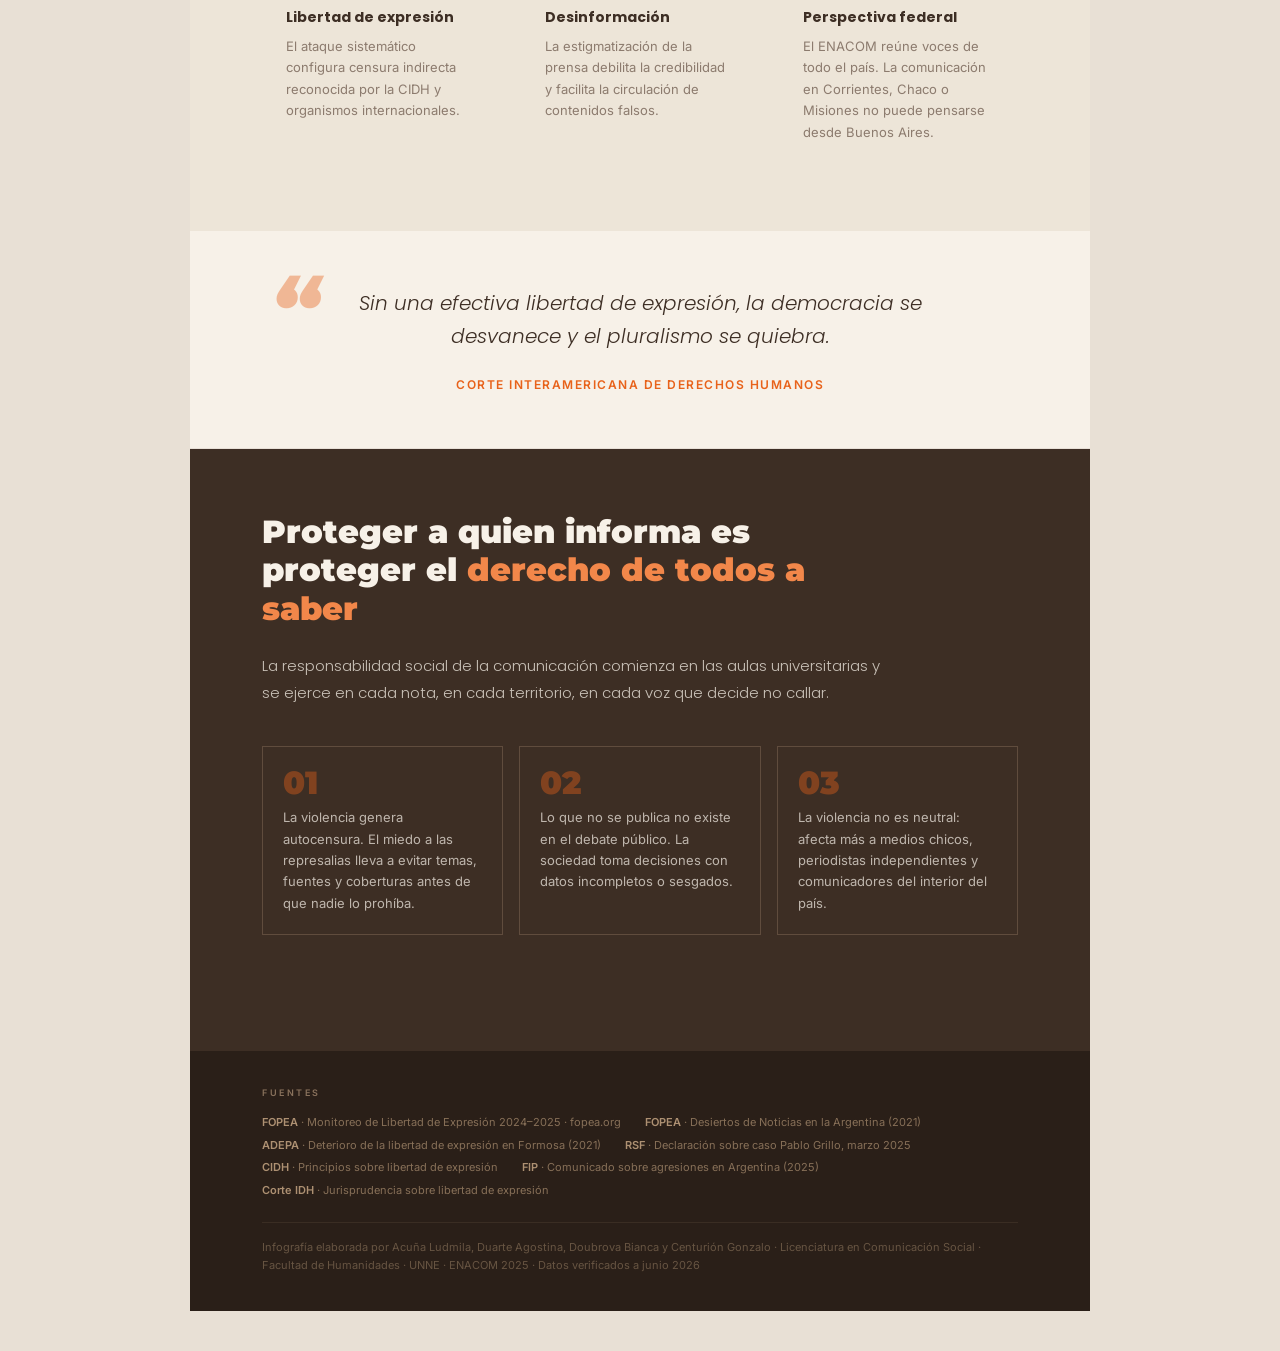
<file: infografia_enacom_2025_3_3.html>
<!DOCTYPE html>
<html lang="es">
<head>
<meta charset="UTF-8">
<meta name="viewport" content="width=device-width, initial-scale=1.0">
<title>Violencia contra periodistas · ENACOM 2025</title>
<link href="https://fonts.googleapis.com/css2?family=Montserrat:wght@300;400;600;700;900&family=Poppins:wght@300;400;600;700&family=Inter:wght@300;400;500;600&display=swap" rel="stylesheet">
<style>
  *, *::before, *::after { box-sizing: border-box; margin: 0; padding: 0; }

  :root {
    --crema: #F7F1E8;
    --crema-oscura: #EDE5D8;
    --naranja: #E8621A;
    --naranja-suave: #F2874A;
    --coral: #D95B3C;
    --rojo: #B83220;
    --tierra: #C4855A;
    --tierra-claro: #E8C4A0;
    --gris-calido: #8C7B6E;
    --gris-oscuro: #3D2E24;
    --blanco: #FDFAF6;
  }

  body {
    background: #E8E0D5;
    font-family: 'Inter', sans-serif;
    display: flex;
    justify-content: center;
    padding: 40px 20px;
  }

  .infografia {
    width: 900px;
    background: var(--crema);
    position: relative;
    overflow: hidden;
  }

  /* ─── HEADER ─── */
  .header {
    background: var(--gris-oscuro);
    padding: 70px 72px 60px;
    position: relative;
    overflow: hidden;
  }

  .header::before {
    content: '';
    position: absolute;
    top: -80px; right: -80px;
    width: 380px; height: 380px;
    border-radius: 50%;
    background: var(--naranja);
    opacity: 0.12;
  }

  .header::after {
    content: '';
    position: absolute;
    bottom: -60px; left: 200px;
    width: 220px; height: 220px;
    border-radius: 50%;
    background: var(--coral);
    opacity: 0.10;
  }

  .header-eyebrow {
    font-family: 'Inter', sans-serif;
    font-size: 11px;
    font-weight: 500;
    letter-spacing: 3px;
    text-transform: uppercase;
    color: var(--tierra-claro);
    margin-bottom: 24px;
    opacity: 0.9;
  }

  .header-titulo {
    font-family: 'Montserrat', sans-serif;
    font-size: 52px;
    font-weight: 900;
    line-height: 1.05;
    color: var(--crema);
    max-width: 640px;
    margin-bottom: 20px;
    position: relative;
    z-index: 1;
  }

  .header-titulo .acento {
    color: var(--naranja-suave);
  }

  .header-subtitulo {
    font-family: 'Poppins', sans-serif;
    font-size: 15px;
    font-weight: 300;
    line-height: 1.7;
    color: var(--tierra-claro);
    max-width: 560px;
    opacity: 0.85;
    margin-bottom: 36px;
    position: relative;
    z-index: 1;
  }

  .header-tags {
    display: flex;
    gap: 10px;
    flex-wrap: wrap;
    position: relative;
    z-index: 1;
  }

  .tag {
    font-family: 'Inter', sans-serif;
    font-size: 10px;
    font-weight: 600;
    letter-spacing: 1.5px;
    text-transform: uppercase;
    padding: 5px 12px;
    border-radius: 2px;
    border: 1px solid;
  }

  .tag-naranja { color: var(--naranja-suave); border-color: rgba(242,135,74,0.4); }
  .tag-coral { color: #E8A090; border-color: rgba(232,160,144,0.35); }
  .tag-tierra { color: var(--tierra-claro); border-color: rgba(232,196,160,0.3); }

  /* ─── INTRO ─── */
  .intro {
    background: var(--naranja);
    padding: 44px 72px;
    display: flex;
    align-items: center;
    gap: 40px;
  }

  .intro-linea {
    width: 4px;
    height: 80px;
    background: var(--crema);
    opacity: 0.6;
    flex-shrink: 0;
  }

  .intro-texto {
    font-family: 'Poppins', sans-serif;
    font-size: 16px;
    font-weight: 400;
    line-height: 1.75;
    color: var(--crema);
  }

  .intro-texto strong {
    font-weight: 700;
  }

  /* ─── SECCIÓN GENÉRICA ─── */
  .seccion {
    padding: 64px 72px;
    border-bottom: 1px solid rgba(140,123,110,0.15);
  }

  .seccion:last-child { border-bottom: none; }

  .seccion-label {
    font-family: 'Inter', sans-serif;
    font-size: 10px;
    font-weight: 600;
    letter-spacing: 3px;
    text-transform: uppercase;
    color: var(--naranja);
    margin-bottom: 6px;
  }

  .seccion-titulo {
    font-family: 'Montserrat', sans-serif;
    font-size: 28px;
    font-weight: 700;
    color: var(--gris-oscuro);
    line-height: 1.2;
    margin-bottom: 32px;
  }

  /* ─── DATOS CLAVE ─── */
  .datos-clave {
    background: var(--crema-oscura);
    padding: 64px 72px;
  }

  .datos-grid {
    display: grid;
    grid-template-columns: 1fr 1fr 1fr;
    gap: 2px;
    margin-top: 32px;
  }

  .dato-card {
    background: var(--crema);
    padding: 40px 32px 36px;
    position: relative;
    overflow: hidden;
  }

  .dato-card::before {
    content: '';
    position: absolute;
    top: 0; left: 0; right: 0;
    height: 4px;
  }

  .dato-card.card-naranja::before { background: var(--naranja); }
  .dato-card.card-coral::before { background: var(--coral); }
  .dato-card.card-rojo::before { background: var(--rojo); }

  .dato-numero {
    font-family: 'Montserrat', sans-serif;
    font-size: 72px;
    font-weight: 900;
    line-height: 1;
    margin-bottom: 8px;
  }

  .card-naranja .dato-numero { color: var(--naranja); }
  .card-coral .dato-numero { color: var(--coral); }
  .card-rojo .dato-numero { color: var(--rojo); }

  .dato-label {
    font-family: 'Poppins', sans-serif;
    font-size: 13px;
    font-weight: 600;
    color: var(--gris-oscuro);
    margin-bottom: 12px;
    line-height: 1.3;
  }

  .dato-nota {
    font-family: 'Inter', sans-serif;
    font-size: 12px;
    color: var(--gris-calido);
    line-height: 1.6;
  }

  .dato-contexto {
    font-size: 13px;
    color: var(--gris-calido);
    font-style: italic;
    opacity: 0.7;
    margin-top: 4px;
  }

  /* ─── FORMAS DE VIOLENCIA ─── */
  .formas-lista {
    display: flex;
    flex-direction: column;
    gap: 0;
    margin-top: 32px;
  }

  .forma-item {
    display: grid;
    grid-template-columns: 180px 1fr auto;
    align-items: center;
    gap: 24px;
    padding: 20px 0;
    border-bottom: 1px solid rgba(140,123,110,0.12);
  }

  .forma-item:last-child { border-bottom: none; }

  .forma-nombre {
    font-family: 'Poppins', sans-serif;
    font-size: 14px;
    font-weight: 600;
    color: var(--gris-oscuro);
  }

  .forma-barra-cont {
    height: 6px;
    background: rgba(140,123,110,0.15);
    border-radius: 3px;
    overflow: hidden;
  }

  .forma-barra {
    height: 100%;
    border-radius: 3px;
  }

  .forma-pct {
    font-family: 'Montserrat', sans-serif;
    font-size: 16px;
    font-weight: 700;
    color: var(--gris-oscuro);
    min-width: 48px;
    text-align: right;
  }

  .forma-desc {
    font-family: 'Inter', sans-serif;
    font-size: 12px;
    color: var(--gris-calido);
    margin-top: 4px;
    grid-column: 2 / 4;
    grid-row: 2;
    line-height: 1.5;
  }

  .forma-item-ext {
    display: grid;
    grid-template-columns: 180px 1fr auto;
    grid-template-rows: auto auto;
    align-items: center;
    gap: 4px 24px;
    padding: 20px 0;
    border-bottom: 1px solid rgba(140,123,110,0.12);
  }

  .forma-item-ext:last-child { border-bottom: none; }
  .forma-item-ext .forma-nombre { grid-column: 1; grid-row: 1; }
  .forma-item-ext .forma-barra-cont { grid-column: 2; grid-row: 1; }
  .forma-item-ext .forma-pct { grid-column: 3; grid-row: 1; }
  .forma-item-ext .forma-desc { grid-column: 2 / 4; grid-row: 2; margin-top: 6px; }

  /* ─── CASO GRILLO ─── */
  .grillo {
    background: var(--gris-oscuro);
    padding: 64px 72px;
    position: relative;
    overflow: hidden;
  }

  .grillo::before {
    content: '';
    position: absolute;
    top: -100px; right: -100px;
    width: 400px; height: 400px;
    border-radius: 50%;
    background: var(--rojo);
    opacity: 0.08;
  }

  .grillo .seccion-label { color: var(--coral); }

  .grillo-titulo {
    font-family: 'Montserrat', sans-serif;
    font-size: 30px;
    font-weight: 900;
    color: var(--crema);
    line-height: 1.15;
    margin-bottom: 8px;
  }

  .grillo-fecha {
    font-family: 'Inter', sans-serif;
    font-size: 12px;
    font-weight: 500;
    letter-spacing: 2px;
    text-transform: uppercase;
    color: var(--coral);
    margin-bottom: 36px;
  }

  .grillo-cuerpo {
    display: grid;
    grid-template-columns: 1fr 1fr;
    gap: 32px;
    margin-bottom: 36px;
  }

  .grillo-bloque-titulo {
    font-family: 'Poppins', sans-serif;
    font-size: 11px;
    font-weight: 700;
    letter-spacing: 1.5px;
    text-transform: uppercase;
    color: var(--naranja-suave);
    margin-bottom: 10px;
  }

  .grillo-texto {
    font-family: 'Inter', sans-serif;
    font-size: 14px;
    font-weight: 300;
    line-height: 1.75;
    color: rgba(247,241,232,0.8);
  }

  .grillo-impacto {
    background: var(--rojo);
    padding: 20px 28px;
    margin-top: 32px;
    display: flex;
    align-items: center;
    gap: 20px;
  }

  .grillo-impacto-icono {
    flex-shrink: 0;
  }

  .grillo-impacto-texto {
    font-family: 'Poppins', sans-serif;
    font-size: 13px;
    font-weight: 400;
    line-height: 1.65;
    color: var(--crema);
  }

  .grillo-repudios {
    display: flex;
    gap: 12px;
    flex-wrap: wrap;
    margin-top: 28px;
  }

  .repudio-tag {
    font-family: 'Inter', sans-serif;
    font-size: 11px;
    font-weight: 600;
    letter-spacing: 1px;
    text-transform: uppercase;
    color: var(--tierra-claro);
    border: 1px solid rgba(196,133,90,0.35);
    padding: 5px 12px;
  }

  /* ─── NEA FEDERAL ─── */
  .federal {
    background: var(--crema);
    padding: 64px 72px;
    border-bottom: 1px solid rgba(140,123,110,0.15);
  }

  .federal-intro {
    font-family: 'Inter', sans-serif;
    font-size: 15px;
    line-height: 1.75;
    color: var(--gris-calido);
    max-width: 680px;
    margin-bottom: 48px;
  }

  .federal-intro strong {
    color: var(--gris-oscuro);
    font-weight: 600;
  }

  .provincias-grid {
    display: grid;
    grid-template-columns: 1fr 1fr;
    gap: 2px;
    margin-bottom: 40px;
  }

  .provincia-card {
    background: var(--crema-oscura);
    padding: 28px 30px;
    border-left: 4px solid;
  }

  .provincia-card.corrientes { border-color: var(--naranja); }
  .provincia-card.chaco { border-color: var(--coral); }
  .provincia-card.misiones { border-color: var(--tierra); }
  .provincia-card.formosa { border-color: var(--rojo); }

  .provincia-nombre {
    font-family: 'Montserrat', sans-serif;
    font-size: 16px;
    font-weight: 800;
    color: var(--gris-oscuro);
    margin-bottom: 10px;
    text-transform: uppercase;
    letter-spacing: 1px;
  }

  .provincia-texto {
    font-family: 'Inter', sans-serif;
    font-size: 13px;
    line-height: 1.7;
    color: var(--gris-calido);
  }

  .corrientes-caso {
    background: var(--naranja);
    padding: 36px 40px;
    display: grid;
    grid-template-columns: auto 1fr;
    gap: 28px;
    align-items: start;
    margin-top: 0;
  }

  .caso-marker {
    font-family: 'Montserrat', sans-serif;
    font-size: 10px;
    font-weight: 700;
    letter-spacing: 2px;
    text-transform: uppercase;
    color: var(--crema);
    border: 1.5px solid rgba(255,255,255,0.5);
    padding: 6px 10px;
    white-space: nowrap;
    margin-top: 4px;
  }

  .caso-cuerpo-titulo {
    font-family: 'Poppins', sans-serif;
    font-size: 16px;
    font-weight: 700;
    color: var(--crema);
    margin-bottom: 10px;
    line-height: 1.3;
  }

  .caso-cuerpo-texto {
    font-family: 'Inter', sans-serif;
    font-size: 13px;
    font-weight: 300;
    line-height: 1.75;
    color: rgba(247,241,232,0.88);
  }

  /* ─── STAT DATO FEDERAL ─── */
  .stat-federal {
    background: var(--crema-oscura);
    padding: 24px 32px;
    display: flex;
    align-items: baseline;
    gap: 16px;
    margin-top: 2px;
  }

  .stat-num {
    font-family: 'Montserrat', sans-serif;
    font-size: 48px;
    font-weight: 900;
    color: var(--gris-oscuro);
    line-height: 1;
  }

  .stat-texto {
    font-family: 'Inter', sans-serif;
    font-size: 14px;
    line-height: 1.55;
    color: var(--gris-calido);
    max-width: 420px;
  }

  /* ─── ENACOM 2025 ─── */
  .enacom {
    background: var(--crema-oscura);
    padding: 64px 72px;
  }

  .enacom-grid {
    display: grid;
    grid-template-columns: 1fr 1fr 1fr;
    gap: 20px;
    margin-top: 32px;
  }

  .enacom-item {
    padding: 24px;
    border-top: 3px solid;
  }

  .enacom-item.e1 { border-color: var(--naranja); }
  .enacom-item.e2 { border-color: var(--coral); }
  .enacom-item.e3 { border-color: var(--tierra); }
  .enacom-item.e4 { border-color: var(--naranja); }
  .enacom-item.e5 { border-color: var(--coral); }
  .enacom-item.e6 { border-color: var(--tierra); }

  .enacom-titulo {
    font-family: 'Poppins', sans-serif;
    font-size: 14px;
    font-weight: 700;
    color: var(--gris-oscuro);
    margin-bottom: 8px;
  }

  .enacom-texto {
    font-family: 'Inter', sans-serif;
    font-size: 13px;
    line-height: 1.65;
    color: var(--gris-calido);
  }

  .enacom-dato {
    font-family: 'Montserrat', sans-serif;
    font-size: 22px;
    font-weight: 900;
    color: var(--naranja);
    margin-bottom: 6px;
  }

  /* ─── CITA ─── */
  .cita-bloque {
    background: var(--crema);
    padding: 56px 72px;
    border-bottom: 1px solid rgba(140,123,110,0.15);
  }

  .cita-texto {
    font-family: 'Poppins', sans-serif;
    font-size: 20px;
    font-weight: 300;
    line-height: 1.65;
    color: var(--gris-oscuro);
    font-style: italic;
    max-width: 720px;
    margin: 0 auto;
    text-align: center;
    position: relative;
    padding: 0 40px;
  }

  .cita-texto::before {
    content: '\201C';
    font-family: 'Montserrat', sans-serif;
    font-size: 80px;
    font-weight: 900;
    color: var(--naranja);
    position: absolute;
    left: -8px;
    top: -20px;
    line-height: 1;
    opacity: 0.4;
  }

  .cita-fuente {
    font-family: 'Inter', sans-serif;
    font-size: 12px;
    font-weight: 600;
    letter-spacing: 1.5px;
    text-transform: uppercase;
    color: var(--naranja);
    text-align: center;
    margin-top: 24px;
  }

  /* ─── CONCLUSIÓN ─── */
  .conclusion {
    background: var(--gris-oscuro);
    padding: 64px 72px;
  }

  .conclusion .seccion-label { color: var(--naranja-suave); }

  .conclusion-titulo {
    font-family: 'Montserrat', sans-serif;
    font-size: 32px;
    font-weight: 900;
    color: var(--crema);
    line-height: 1.2;
    max-width: 600px;
    margin-bottom: 24px;
  }

  .conclusion-titulo .acento { color: var(--naranja-suave); }

  .conclusion-texto {
    font-family: 'Poppins', sans-serif;
    font-size: 15px;
    font-weight: 300;
    line-height: 1.8;
    color: rgba(247,241,232,0.75);
    max-width: 620px;
    margin-bottom: 40px;
  }

  .conclusion-ideas {
    display: grid;
    grid-template-columns: 1fr 1fr 1fr;
    gap: 16px;
    margin-bottom: 52px;
  }

  .idea-item {
    padding: 20px;
    border: 1px solid rgba(232,196,160,0.2);
  }

  .idea-num {
    font-family: 'Montserrat', sans-serif;
    font-size: 32px;
    font-weight: 900;
    color: var(--naranja);
    opacity: 0.4;
    line-height: 1;
    margin-bottom: 8px;
  }

  .idea-texto {
    font-family: 'Inter', sans-serif;
    font-size: 13px;
    line-height: 1.65;
    color: rgba(247,241,232,0.7);
  }

  /* ─── FOOTER ─── */
  .footer {
    background: #2A1F18;
    padding: 36px 72px;
  }

  .footer-label {
    font-family: 'Inter', sans-serif;
    font-size: 9px;
    font-weight: 600;
    letter-spacing: 2.5px;
    text-transform: uppercase;
    color: var(--tierra-claro);
    opacity: 0.5;
    margin-bottom: 16px;
  }

  .footer-fuentes {
    display: flex;
    flex-wrap: wrap;
    gap: 6px 24px;
    margin-bottom: 24px;
  }

  .fuente-item {
    font-family: 'Inter', sans-serif;
    font-size: 11px;
    color: rgba(196,165,130,0.6);
    line-height: 1.5;
  }

  .fuente-item strong {
    color: rgba(196,165,130,0.85);
    font-weight: 600;
  }

  .footer-creditos {
    font-family: 'Inter', sans-serif;
    font-size: 11px;
    color: rgba(196,165,130,0.4);
    border-top: 1px solid rgba(196,165,130,0.1);
    padding-top: 16px;
    line-height: 1.6;
  }

  /* ─── DIVISOR ─── */
  .divisor {
    height: 1px;
    background: rgba(140,123,110,0.18);
    margin: 0 72px;
  }

  /* ─── FOPEA STAT BAR ─── */
  .origen-grid {
    display: grid;
    grid-template-columns: 1fr 1fr;
    gap: 2px;
    margin-top: 32px;
    margin-bottom: 32px;
  }

  .origen-item {
    background: var(--crema-oscura);
    padding: 28px 32px;
    display: flex;
    flex-direction: column;
    justify-content: space-between;
  }

  .origen-pct {
    font-family: 'Montserrat', sans-serif;
    font-size: 56px;
    font-weight: 900;
    line-height: 1;
    margin-bottom: 8px;
  }

  .origen-label {
    font-family: 'Inter', sans-serif;
    font-size: 13px;
    line-height: 1.6;
    color: var(--gris-calido);
  }

  /* SVG icons minimal */
  .icono-svg {
    display: inline-block;
    vertical-align: middle;
  }

</style>
</head>
<body>
<div class="infografia">

  <!-- ══ HEADER ══ -->
  <div class="header">
    <div class="header-eyebrow">ENACOM 2025 · Comunicación Social · Universidad Nacional del Nordeste</div>
    <h1 class="header-titulo">
      Silenciar<br>
      al <span class="acento">periodismo</span><br>
      es silenciar<br>
      a la democracia
    </h1>
    <p class="header-subtitulo">
      Violencia contra periodistas: desafíos para la comunicación democrática en la Argentina actual. Un análisis centrado en 2025, con perspectiva federal desde el NEA.
    </p>
    <div class="header-tags">
      <span class="tag tag-naranja">Libertad de expresión</span>
      <span class="tag tag-coral">Derechos humanos</span>
      <span class="tag tag-tierra">Comunicación democrática</span>
      <span class="tag tag-naranja">Perspectiva federal</span>
    </div>
  </div>

  <!-- ══ INTRO ══ -->
  <div class="intro">
    <div class="intro-linea"></div>
    <p class="intro-texto">
      La violencia contra periodistas abarca toda acción —física, digital, judicial o institucional— que obstaculiza el ejercicio libre del periodismo. <strong>No afecta sólo a comunicadores:</strong> cuando se silencia a quien informa, toda la sociedad pierde su derecho a saber.
    </p>
  </div>

  <!-- ══ DATOS CLAVE ══ -->
  <div class="datos-clave">
    <div class="seccion-label">Argentina · Monitoreo FOPEA</div>
    <div class="seccion-titulo">2025: récord histórico desde 2008</div>

    <div class="datos-grid">
      <div class="dato-card card-rojo">
        <div class="dato-numero">278</div>
        <div class="dato-label">Agresiones registradas en 2025</div>
        <div class="dato-nota">+55% respecto a 2024. Máximo histórico desde el inicio del monitoreo de FOPEA en 2008.</div>
      </div>
      <div class="dato-card card-naranja">
        <div class="dato-numero">80%</div>
        <div class="dato-label">De los ataques con origen estatal o paraestatal</div>
        <div class="dato-nota">52,5% ejecutados directamente por el poder político. El Estado es el principal agresor.</div>
      </div>
      <div class="dato-card card-coral">
        <div class="dato-numero">44%</div>
        <div class="dato-label">De los ataques ocurridos en entornos digitales</div>
        <div class="dato-nota">Las plataformas digitales amplifican la violencia a escala masiva y con mayor impunidad.</div>
      </div>
    </div>

    <div class="origen-grid" style="margin-top:2px;">
      <div class="origen-item">
        <div>
          <div class="origen-pct" style="color:var(--naranja);">179</div>
          <div class="origen-label">Agresiones en 2024<br><span style="font-size:12px; color:var(--coral);">+53% respecto a 2023 · +103% respecto a 2022</span></div>
        </div>
      </div>
      <div class="origen-item">
        <div>
          <div class="origen-pct" style="color:var(--gris-calido); font-size:40px; font-weight:600; line-height:1.1; font-family:'Poppins',sans-serif; font-style:italic;">"Cuando los ataques crecen más del 50% en un año y el 80% proviene del Estado, no estamos ante hechos aislados."</div>
          <div class="origen-label" style="margin-top:12px;">— FOPEA, <em>El asedio al periodismo debilita la democracia</em>, 2025</div>
        </div>
      </div>
    </div>
  </div>

  <!-- ══ FORMAS DE VIOLENCIA ══ -->
  <div class="seccion" style="background:var(--crema);">
    <div class="seccion-label">Tipología · 2024–2025</div>
    <div class="seccion-titulo">Cómo se agrede a los periodistas</div>

    <div class="formas-lista">

      <div class="forma-item-ext">
        <div class="forma-nombre">Discurso estigmatizante</div>
        <div class="forma-barra-cont">
          <div class="forma-barra" style="width:45.25%; background:var(--naranja);"></div>
        </div>
        <div class="forma-pct" style="color:var(--naranja);">45,25%</div>
        <div class="forma-desc">Descalificaciones públicas de funcionarios que erosionan la credibilidad de los comunicadores ante la audiencia.</div>
      </div>

      <div class="forma-item-ext">
        <div class="forma-nombre">Agresiones físicas</div>
        <div class="forma-barra-cont">
          <div class="forma-barra" style="width:25.14%; background:var(--coral);"></div>
        </div>
        <div class="forma-pct" style="color:var(--coral);">25,14%</div>
        <div class="forma-desc">Ataques corporales, balas de goma o gases en coberturas de manifestaciones y actos públicos.</div>
      </div>

      <div class="forma-item-ext">
        <div class="forma-nombre">Restricción a info. pública</div>
        <div class="forma-barra-cont">
          <div class="forma-barra" style="width:11.73%; background:var(--tierra);"></div>
        </div>
        <div class="forma-pct" style="color:var(--tierra);">11,73%</div>
        <div class="forma-desc">Negativa de acceso a documentos, conferencias o fuentes oficiales. ADEPA documentó restricciones sistemáticas en 2025.</div>
      </div>

      <div class="forma-item-ext">
        <div class="forma-nombre">Hostigamiento digital</div>
        <div class="forma-barra-cont">
          <div class="forma-barra" style="width:44%; background:var(--rojo);"></div>
        </div>
        <div class="forma-pct" style="color:var(--rojo);">44%</div>
        <div class="forma-desc">Campañas coordinadas de trolls y cuentas anónimas. Las menciones hostiles crecieron un 2.000% en 2024 según FOPEA.</div>
      </div>

      <div class="forma-item-ext">
        <div class="forma-nombre">Acoso judicial</div>
        <div class="forma-barra-cont">
          <div class="forma-barra" style="width:18%; background:var(--gris-calido);"></div>
        </div>
        <div class="forma-pct" style="color:var(--gris-calido);">—</div>
        <div class="forma-desc">Uso del sistema legal para intimidar: querellas y procesos que buscan silenciar sin llegar a condena.</div>
      </div>

    </div>
  </div>

  <!-- ══ CASO GRILLO ══ -->
  <div class="grillo">
    <div class="seccion-label">Caso emblemático · 12 de marzo de 2025</div>
    <h2 class="grillo-titulo">Pablo Grillo</h2>
    <div class="grillo-fecha">Fotógrafo independiente · Manifestación frente al Congreso Nacional</div>

    <div class="grillo-cuerpo">
      <div>
        <div class="grillo-bloque-titulo">¿Qué ocurrió?</div>
        <p class="grillo-texto">
          Durante una manifestación de jubilados, Grillo recibió el impacto de una granada de gas lacrimógeno en la cabeza, disparada por efectivos de Gendarmería. El hecho fue registrado en video y difundido ampliamente.
        </p>
      </div>
      <div>
        <div class="grillo-bloque-titulo">Consecuencias</div>
        <p class="grillo-texto">
          Traumatismo grave de cráneo, fracturas múltiples y pérdida de masa encefálica. Dos cirugías, coma inducido en el Hospital Ramos Mejía. Meses después inició un lento proceso de recuperación.
        </p>
      </div>
      <div>
        <div class="grillo-bloque-titulo">Proceso judicial</div>
        <p class="grillo-texto">
          La jueza María Servini avanzó en la investigación. El cabo de Gendarmería Héctor Guerrero fue procesado como presunto autor. La causa analiza también la responsabilidad de la cadena de mandos.
        </p>
      </div>
      <div>
        <div class="grillo-bloque-titulo">Pregunta que instaló</div>
        <p class="grillo-texto">
          ¿Pueden los periodistas cubrir manifestaciones con garantías de seguridad? El caso visibilizó la tensión entre el derecho a la información y el uso de la fuerza estatal en contextos de protesta.
        </p>
      </div>
    </div>

    <div class="grillo-impacto">
      <svg class="grillo-impacto-icono" width="32" height="32" viewBox="0 0 32 32" fill="none">
        <circle cx="16" cy="16" r="15" stroke="#F7F1E8" stroke-width="1.5" stroke-opacity="0.5"/>
        <line x1="16" y1="8" x2="16" y2="18" stroke="#F7F1E8" stroke-width="2.5" stroke-linecap="round"/>
        <circle cx="16" cy="23" r="1.5" fill="#F7F1E8"/>
      </svg>
      <p class="grillo-impacto-texto">
        El caso Grillo no es un incidente aislado: es el síntoma más grave de un patrón en el que el Estado fuerza a los reporteros a elegir entre su seguridad y su trabajo.
      </p>
    </div>
  </div>

  <!-- ══ PERSPECTIVA FEDERAL ══ -->
  <div class="federal">
    <div class="seccion-label">Perspectiva federal · Región NEA</div>
    <div class="seccion-titulo">La violencia también es del interior</div>

    <p class="federal-intro">
      En 2024, CABA concentró el <strong>59% de los casos registrados</strong>. Pero en el interior la violencia adopta formas más silenciosas: presiones económicas, pauta oficial como disciplinamiento, autocensura y desiertos informativos. <strong>Tres cuartas partes del territorio argentino son desierto o semidesierto informativo.</strong>
    </p>

    <!-- CASO CORRIENTES DESTACADO -->
    <div class="corrientes-caso" style="margin-bottom:2px;">
      <div class="caso-marker">Corrientes · 2024</div>
      <div>
        <div class="caso-cuerpo-titulo">Periodistas agredidos durante actividad de Karina Milei</div>
        <p class="caso-cuerpo-texto">
          En 2024, periodistas de Corrientes fueron agredidos durante actividades vinculadas a Karina Milei, secretaria general de la Presidencia. El episodio mostró que la estigmatización institucional del periodismo y la violencia física en coberturas no son fenómenos exclusivos de Buenos Aires: también ocurren en el NEA, y con escasa repercusión nacional.
        </p>
      </div>
    </div>

    <div class="provincias-grid">
      <div class="provincia-card corrientes">
        <div class="provincia-nombre">Corrientes</div>
        <p class="provincia-texto">Periodistas bajo presión informal y hostigamiento en redes. Precariedad laboral que aumenta la vulnerabilidad ante presiones externas. Autocensura en temas de gestión local.</p>
      </div>
      <div class="provincia-card chaco">
        <div class="provincia-nombre">Chaco</div>
        <p class="provincia-texto">Alta dependencia económica de la pauta estatal provincial. Ausencia de criterios transparentes en distribución publicitaria oficial genera condicionamientos editoriales directos.</p>
      </div>
      <div class="provincia-card misiones">
        <div class="provincia-nombre">Misiones</div>
        <p class="provincia-texto">Entre las provincias con mayor proporción de semidesiertos informativos (FOPEA–Google, 2021). El miedo a perder pauta oficial lleva a omisiones en coberturas de temas sensibles.</p>
      </div>
      <div class="provincia-card formosa">
        <div class="provincia-nombre">Formosa</div>
        <p class="provincia-texto">ADEPA documentó restricciones sistemáticas al ingreso de periodistas y control estatal de conferencias. Identificada entre las provincias en peor situación de libertad de prensa.</p>
      </div>
    </div>

    <div class="stat-federal">
      <div class="stat-num">6,6M</div>
      <div class="stat-texto">de argentinos viven en zonas sin ningún medio periodístico independiente. El problema federal exige soluciones federales: formación, protección jurídica y sostenibilidad de medios. <em>(FOPEA, 2021)</em></div>
    </div>
  </div>

  <!-- ══ ENACOM 2025 ══ -->
  <div class="enacom">
    <div class="seccion-label">Conexión académica</div>
    <div class="seccion-titulo">Por qué este tema es central en el ENACOM 2025</div>

    <div class="enacom-grid">
      <div class="enacom-item e1">
        <div class="enacom-dato">44%</div>
        <div class="enacom-titulo">Transformación digital</div>
        <p class="enacom-texto">De los ataques de 2024 fueron digitales. Las plataformas amplifican la violencia a escala masiva e instantánea.</p>
      </div>
      <div class="enacom-item e2">
        <div class="enacom-dato">IA</div>
        <div class="enacom-titulo">Inteligencia Artificial</div>
        <p class="enacom-texto">Potencia campañas de desinformación y hostigamiento coordinado. Nuevas herramientas, viejas lógicas de silenciamiento.</p>
      </div>
      <div class="enacom-item e3">
        <div class="enacom-dato">2.000%</div>
        <div class="enacom-titulo">Redes sociales</div>
        <p class="enacom-texto">Crecimiento de menciones hostiles en 2024. Las plataformas son vectores de violencia coordinada contra la prensa.</p>
      </div>
      <div class="enacom-item e4">
        <div class="enacom-titulo">Libertad de expresión</div>
        <p class="enacom-texto">El ataque sistemático configura censura indirecta reconocida por la CIDH y organismos internacionales.</p>
      </div>
      <div class="enacom-item e5">
        <div class="enacom-titulo">Desinformación</div>
        <p class="enacom-texto">La estigmatización de la prensa debilita la credibilidad y facilita la circulación de contenidos falsos.</p>
      </div>
      <div class="enacom-item e6">
        <div class="enacom-titulo">Perspectiva federal</div>
        <p class="enacom-texto">El ENACOM reúne voces de todo el país. La comunicación en Corrientes, Chaco o Misiones no puede pensarse desde Buenos Aires.</p>
      </div>
    </div>
  </div>

  <!-- ══ CITA ══ -->
  <div class="cita-bloque">
    <p class="cita-texto">
      Sin una efectiva libertad de expresión, la democracia se desvanece y el pluralismo se quiebra.
    </p>
    <div class="cita-fuente">Corte Interamericana de Derechos Humanos</div>
  </div>

  <!-- ══ CONCLUSIÓN ══ -->
  <div class="conclusion">
    <h2 class="conclusion-titulo">
      Proteger a quien informa es proteger el <span class="acento">derecho de todos a saber</span>
    </h2>
    <p class="conclusion-texto">
      La responsabilidad social de la comunicación comienza en las aulas universitarias y se ejerce en cada nota, en cada territorio, en cada voz que decide no callar.
    </p>

    <div class="conclusion-ideas">
      <div class="idea-item">
        <div class="idea-num">01</div>
        <p class="idea-texto">La violencia genera autocensura. El miedo a las represalias lleva a evitar temas, fuentes y coberturas antes de que nadie lo prohíba.</p>
      </div>
      <div class="idea-item">
        <div class="idea-num">02</div>
        <p class="idea-texto">Lo que no se publica no existe en el debate público. La sociedad toma decisiones con datos incompletos o sesgados.</p>
      </div>
      <div class="idea-item">
        <div class="idea-num">03</div>
        <p class="idea-texto">La violencia no es neutral: afecta más a medios chicos, periodistas independientes y comunicadores del interior del país.</p>
      </div>
    </div>
  </div>

  <!-- ══ FOOTER ══ -->
  <div class="footer">
    <div class="footer-label">Fuentes</div>
    <div class="footer-fuentes">
      <span class="fuente-item"><strong>FOPEA</strong> · Monitoreo de Libertad de Expresión 2024–2025 · fopea.org</span>
      <span class="fuente-item"><strong>FOPEA</strong> · Desiertos de Noticias en la Argentina (2021)</span>
      <span class="fuente-item"><strong>ADEPA</strong> · Deterioro de la libertad de expresión en Formosa (2021)</span>
      <span class="fuente-item"><strong>RSF</strong> · Declaración sobre caso Pablo Grillo, marzo 2025</span>
      <span class="fuente-item"><strong>CIDH</strong> · Principios sobre libertad de expresión</span>
      <span class="fuente-item"><strong>FIP</strong> · Comunicado sobre agresiones en Argentina (2025)</span>
      <span class="fuente-item"><strong>Corte IDH</strong> · Jurisprudencia sobre libertad de expresión</span>
    </div>
    <div class="footer-creditos">
      Infografía elaborada por Acuña Ludmila, Duarte Agostina, Doubrova Bianca y Centurión Gonzalo · Licenciatura en Comunicación Social · Facultad de Humanidades · UNNE · ENACOM 2025 · Datos verificados a junio 2026
    </div>
  </div>

</div>
</body>
</html>
</file>
<file: estilos.css>
:root {
  --orange: #f26a21;
  --coral: #ef5b5b;
  --red: #c8332d;
  --dark-red: #982722;

  --cream: #fff3e1;
  --sand: #f8dfbd;

  --ink: #2d2020;
  --muted: #654f49;

  --white: #fffaf3;
  --line: rgba(200, 51, 45, 0.18);

  --shadow: 0 18px 42px rgba(97, 43, 22, 0.14);

  --radius: 14px;

  --text-scale: 1;
}


/* ================= GENERAL ================= */

* {
  box-sizing: border-box;
}

html {
  scroll-behavior: smooth;
  font-size: calc(16px * var(--text-scale));
}

body {
  margin: 0;

  font-family:
    Arial,
    Helvetica,
    sans-serif;

  color: var(--ink);

  background:
    radial-gradient(
      circle at top left,
      rgba(242, 106, 33, 0.12),
      transparent 34rem
    ),
    linear-gradient(
      180deg,
      #fffaf3 0%,
      #ffffff 48%,
      #fff7ed 100%
    );

  line-height: 1.6;
}

body.high-contrast {
  --ink: #000000;
  --muted: #111111;
  --cream: #ffffff;
  --white: #ffffff;
  --sand: #ffffff;
  --line: #000000;

  background: #ffffff;
}

a {
  color: inherit;
}

button,
a {
  -webkit-tap-highlight-color: transparent;
}

:focus-visible {
  outline: 4px solid #0066ff;
  outline-offset: 4px;
}


/* ================= ACCESIBILIDAD ================= */

.skip-link {
  position: fixed;

  top: -100px;
  left: 1rem;

  z-index: 9999;

  background: #000;
  color: #fff;

  padding: 0.8rem 1rem;

  border-radius: 8px;

  font-weight: 800;
}

.skip-link:focus {
  top: 1rem;
}


/* ================= HEADER ================= */

.site-header {
  position: sticky;

  top: 0;

  z-index: 100;

  background: rgba(255, 250, 243, 0.96);

  border-bottom: 1px solid var(--line);

  backdrop-filter: blur(12px);
}

.nav {
  max-width: 1200px;

  margin: 0 auto;

  padding: 0.8rem 1.2rem;

  display: flex;

  align-items: center;

  justify-content: space-between;

  gap: 1rem;
}

.brand {
  display: flex;

  align-items: center;

  gap: 0.7rem;

  text-decoration: none;

  font-weight: 900;

  color: var(--red);

  white-space: nowrap;
}

.brand-mark {
  width: 2.3rem;
  height: 2.3rem;

  border-radius: 10px;

  background:
    linear-gradient(
      135deg,
      var(--orange) 0 45%,
      var(--coral) 45% 70%,
      var(--red) 70% 100%
    );

  box-shadow:
    0 8px 18px rgba(200, 51, 45, 0.22);
}

.nav-links {
  display: flex;

  flex-wrap: wrap;

  justify-content: center;

  gap: 0.45rem;
}

.nav-links a {
  padding: 0.55rem 0.7rem;

  text-decoration: none;

  border-radius: 8px;

  font-weight: 700;

  transition:
    background 180ms ease,
    color 180ms ease;
}

.nav-links a:hover {
  background: var(--cream);

  color: var(--red);
}


/* ================= IDIOMAS ================= */

.language-selector {
  display: flex;

  gap: 0.25rem;

  padding: 0.2rem;

  border-radius: 9px;

  background: #fff;

  border: 1px solid var(--line);
}

.language-btn {
  border: 0;

  background: transparent;

  cursor: pointer;

  padding: 0.4rem 0.55rem;

  border-radius: 6px;

  font-weight: 800;

  color: var(--muted);
}

.language-btn.active {
  background: var(--red);

  color: white;
}

.language-btn:hover {
  background: var(--cream);
}


/* ================= BOTONES ================= */

.button {
  border: 1px solid rgba(200, 51, 45, 0.2);

  border-radius: 10px;

  color: var(--ink);

  background: white;

  text-decoration: none;

  font-weight: 800;

  padding: 0.75rem 1rem;

  min-height: 2.8rem;

  display: inline-flex;

  align-items: center;

  justify-content: center;

  cursor: pointer;

  transition:
    transform 180ms ease,
    background 180ms ease,
    color 180ms ease;
}

.button:hover {
  transform: translateY(-2px);

  background: var(--cream);

  color: var(--red);
}

.button.primary {
  background: var(--red);

  border-color: var(--red);

  color: white;

  box-shadow:
    0 12px 26px rgba(200, 51, 45, 0.24);
}

.button.primary:hover {
  background: var(--dark-red);

  color: white;
}


/* ================= HERO ================= */

.hero {
  min-height: calc(100vh - 4.5rem);

  display: grid;

  align-items: center;

  position: relative;

  padding:
    clamp(4rem, 8vw, 7rem)
    1.25rem
    3.5rem;

  overflow: hidden;
}

.hero::before {
  content: "";

  position: absolute;

  inset: 0;

  background:
    linear-gradient(
      120deg,
      rgba(255, 250, 243, 0.94) 0 47%,
      rgba(255, 250, 243, 0.72) 47% 100%
    ),

    url("data:image/svg+xml,%3Csvg xmlns='http://www.w3.org/2000/svg' width='1200' height='780' viewBox='0 0 1200 780'%3E%3Crect width='1200' height='780' fill='%23fff3e1'/%3E%3Cpath d='M760 90C890 72 1056 121 1116 242c68 137-23 293-133 386-101 85-250 101-371 49-116-50-205-163-202-289C414 242 585 115 760 90Z' fill='%23f26a21' opacity='.28'/%3E%3Cpath d='M119 503c75-89 196-145 309-113 101 29 168 133 169 238 1 54-17 103-49 144H0V616c25-38 61-79 119-113Z' fill='%23ef5b5b' opacity='.22'/%3E%3C/svg%3E");

  background-position: center;

  background-size: cover;

  z-index: -1;
}

.hero-content {
  max-width: 1200px;

  margin: 0 auto;

  width: 100%;

  display: grid;

  grid-template-columns:
    minmax(0, 1.05fr)
    minmax(18rem, 0.65fr);

  gap: clamp(2rem, 5vw, 4.5rem);

  align-items: center;
}

.kicker {
  display: inline-flex;

  align-items: center;

  padding: 0.42rem 0.68rem;

  border-radius: 8px;

  background: rgba(255, 255, 255, 0.86);

  border: 1px solid var(--line);

  color: var(--red);

  font-weight: 800;

  font-size: 0.9rem;
}

.hero h1 {
  margin: 1rem 0 0.5rem;

  font-size: clamp(3.4rem, 9vw, 7.5rem);

  line-height: 0.88;

  color: var(--red);

  letter-spacing: -0.04em;
}

.hero h2 {
  margin: 0;

  max-width: 52rem;

  font-size:
    clamp(1.25rem, 2.6vw, 2.1rem);

  line-height: 1.22;

  color: #4f2927;

  font-weight: 800;
}

.hero p {
  max-width: 45rem;

  margin: 1.25rem 0 0;

  color: var(--muted);

  font-size: 1.05rem;
}

.countdown {
  max-width: 45rem;
  margin-top: 1.6rem;
  padding: 1.15rem;
  border: 2px solid var(--red);
  border-radius: var(--radius);
  background: linear-gradient(
    135deg,
    var(--red),
    var(--dark-red)
  );
  box-shadow: 0 16px 32px rgba(200, 51, 45, 0.22);
}

.countdown-title,
.countdown-status {
  margin: 0;
  color: white;
  font-weight: 800;
}

.countdown-title {
  color: var(--cream);
  font-size: 1.15rem;
  letter-spacing: 0.02em;
  text-transform: uppercase;
}

.countdown-grid {
  display: grid;
  grid-template-columns: repeat(4, minmax(0, 1fr));
  gap: 0.55rem;
  margin-top: 0.75rem;
}

.countdown-unit {
  padding: 0.8rem 0.35rem;
  border: 1px solid rgba(255, 255, 255, 0.65);
  border-radius: 10px;
  background: rgba(255, 255, 255, 0.96);
  text-align: center;
}

.countdown-unit strong,
.countdown-unit span {
  display: block;
}

.countdown-unit strong {
  color: var(--red);
  font-size: clamp(1.6rem, 3vw, 2.25rem);
  line-height: 1.1;
}

.countdown-unit span {
  margin-top: 0.2rem;
  color: var(--muted);
  font-size: 0.72rem;
  font-weight: 800;
}

.countdown-status:not(:empty) {
  margin-top: 0.75rem;
}

body.high-contrast .countdown {
  border-color: #000000;
  background: #ffffff;
  box-shadow: none;
}

body.high-contrast .countdown-title,
body.high-contrast .countdown-status,
body.high-contrast .countdown-unit strong,
body.high-contrast .countdown-unit span {
  color: #000000;
}

body.high-contrast .countdown-unit {
  border-color: #000000;
}

.countdown-title,
.countdown-status {
  margin: 0;
  color: white;
  font-weight: 800;
}

.countdown-title {
  color: var(--cream);
  font-size: 1.15rem;
  letter-spacing: 0.02em;
  text-transform: uppercase;
}

.countdown-grid {
  display: grid;
  grid-template-columns: repeat(4, minmax(0, 1fr));
  gap: 0.55rem;
  margin-top: 0.75rem;
}

.countdown-unit {
  padding: 0.8rem 0.35rem;
  border: 1px solid rgba(255, 255, 255, 0.65);
  border-radius: 10px;
  background: rgba(255, 255, 255, 0.96);
  text-align: center;
}

.countdown-unit strong,
.countdown-unit span {
  display: block;
}

.countdown-unit strong {
  color: var(--red);
  font-size: clamp(1.6rem, 3vw, 2.25rem);
  line-height: 1.1;
}

.countdown-unit span {
  margin-top: 0.2rem;
  color: var(--muted);
  font-size: 0.72rem;
  font-weight: 800;
}

.countdown-status:not(:empty) {
  margin-top: 0.75rem;
}

body.high-contrast .countdown {
  border-color: #000000;
  background: #ffffff;
  box-shadow: none;
}

body.high-contrast .countdown-title,
body.high-contrast .countdown-status,
body.high-contrast .countdown-unit strong,
body.high-contrast .countdown-unit span {
  color: #000000;
}

body.high-contrast .countdown-unit {
  border-color: #000000;
}

.event-panel {
  background: rgba(255, 250, 243, 0.9);

  border: 1px solid var(--line);

  border-radius: var(--radius);

  box-shadow: var(--shadow);

  padding: 1rem;
}

.event-panel img {
  width: 100%;

  display: block;

  border-radius: 10px;

  aspect-ratio: 4 / 3;

  object-fit: cover;
}

.event-panel p {
  margin: 0.9rem 0 0;

  font-size: 0.95rem;

  color: var(--muted);
}


/* ================= SECCIONES ================= */

section {
  scroll-margin-top: 6rem;
}

.section-wrap {
  max-width: 1200px;

  margin: 0 auto;

  padding:
    clamp(3.5rem, 6vw, 5.5rem)
    1.25rem;
}

.section-title {
  display: grid;

  gap: 0.55rem;

  margin-bottom: 1.7rem;
}

.section-title.center {
  text-align: center;

  justify-items: center;
}

.section-title h2 {
  margin: 0;

  font-size:
    clamp(2rem, 4vw, 3.2rem);

  line-height: 1.05;

  color: var(--red);
}

.section-title p {
  margin: 0;

  max-width: 48rem;

  color: var(--muted);

  font-size: 1.03rem;
}


/* ================= CARRUSEL ================= */

.gallery-section {
  background: #fff;
}

.carousel {
  position: relative;

  max-width: 1050px;

  margin: 2rem auto 0;

  border-radius: 18px;

  overflow: hidden;

  box-shadow: var(--shadow);

  background: #1d1514;
}

.carousel-track {
  position: relative;

  width: 100%;

  aspect-ratio: 16 / 8.5;
}

.carousel-slide {
  position: absolute;

  inset: 0;

  margin: 0;

  opacity: 0;

  pointer-events: none;

  transition: opacity 400ms ease;
}

.carousel-slide.active {
  opacity: 1;

  pointer-events: auto;
}

.carousel-slide img {
  width: 100%;

  height: 100%;

  object-fit: cover;

  display: block;
}

.carousel-slide figcaption {
  position: absolute;

  left: 0;
  right: 0;
  bottom: 0;

  padding: 1.1rem 1.3rem;

  color: white;

  background:
    linear-gradient(
      transparent,
      rgba(0, 0, 0, 0.82)
    );

  display: grid;

  gap: 0.15rem;

  padding-top: 4rem;
}

.carousel-slide figcaption strong {
  font-size: 1.1rem;
}

.carousel-slide figcaption span {
  font-size: 0.8rem;

  opacity: 0.9;
}

.carousel-control {
  position: absolute;

  top: 50%;

  transform: translateY(-50%);

  width: 3rem;
  height: 3rem;

  border: 0;

  border-radius: 50%;

  background: rgba(255,255,255,0.92);

  color: var(--red);

  font-size: 2rem;

  cursor: pointer;

  z-index: 5;
}

.carousel-control:hover {
  background: white;

  transform:
    translateY(-50%)
    scale(1.06);
}

.carousel-control.prev {
  left: 1rem;
}

.carousel-control.next {
  right: 1rem;
}

.carousel-dots {
  position: absolute;

  bottom: 0.8rem;

  left: 50%;

  transform: translateX(-50%);

  display: flex;

  gap: 0.4rem;

  z-index: 10;
}

.carousel-dot {
  width: 10px;
  height: 10px;

  border-radius: 50%;

  border: 1px solid white;

  background: rgba(255,255,255,0.5);

  cursor: pointer;
}

.carousel-dot.active {
  background: white;

  transform: scale(1.2);
}

.photo-note {
  text-align: center;

  color: var(--muted);

  font-size: 0.82rem;

  margin-top: 0.8rem;
}


/* ================= CRÉDITOS FOTOGRÁFICOS ================= */

.photo-credit {
  max-width: 700px;

  margin: 0.35rem auto 0;

  text-align: center;

  color: var(--muted);

  font-size: 0.78rem;

  opacity: 0.85;
}


/* ================= EJE PRINCIPAL ================= */

.main-thread {
  background: white;
}

.feature-layout {
  display: grid;

  grid-template-columns:
    minmax(0, 0.8fr)
    minmax(0, 1.2fr);

  gap: 1.25rem;

  align-items: stretch;
}

.thread-copy {
  border-left: 6px solid var(--orange);

  padding: 1.3rem;

  background: var(--cream);

  border-radius: var(--radius);
}

.thread-copy h3 {
  margin: 0 0 0.5rem;

  font-size: 1.35rem;

  color: #4f2927;
}

.thread-copy p {
  margin: 0;

  color: var(--muted);
}

.media-slot {
  min-height: 22rem;

  border-radius: var(--radius);

  overflow: hidden;

  background: #1d1514;
}

.media-slot iframe {
  width: 100%;

  height: 100%;

  min-height: 22rem;

  border: 0;

  display: block;
}


/* ================= PROBLEMÁTICAS ================= */

.subthreads {
  background:
    linear-gradient(
      180deg,
      #fff7ed 0%,
      #ffffff 100%
    );
}

.accordion {
  display: grid;

  gap: 0.9rem;
}

.subthread {
  border: 1px solid var(--line);

  border-radius: var(--radius);

  background: rgba(255,255,255,0.92);

  box-shadow:
    0 12px 28px rgba(97,43,22,0.08);

  overflow: hidden;
}

.subthread-button {
  width: 100%;

  border: 0;

  background: transparent;

  padding: 1.1rem;

  display: flex;

  align-items: center;

  justify-content: space-between;

  gap: 1rem;

  cursor: pointer;

  color: var(--ink);

  text-align: left;

  font: inherit;

  font-weight: 800;

  font-size: 1.1rem;
}

.subthread-button .label {
  display: flex;

  align-items: center;

  gap: 0.75rem;
}

.letter {
  flex: 0 0 auto;

  width: 2rem;
  height: 2rem;

  border-radius: 8px;

  display: grid;

  place-items: center;

  background: var(--cream);

  color: var(--red);

  border: 1px solid var(--line);

  font-size: 0.92rem;
}

.chevron {
  flex: 0 0 auto;

  width: 2.15rem;
  height: 2.15rem;

  border-radius: 8px;

  display: grid;

  place-items: center;

  background: var(--red);

  color: white;

  transition: transform 180ms ease;
}

.subthread.open .chevron {
  transform: rotate(45deg);
}

.subthread-content {
  max-height: 0;

  overflow: hidden;

  transition:
    max-height 300ms ease;

  border-top: 1px solid transparent;
}

.subthread.open .subthread-content {
  border-top-color: var(--line);
}

.subthread-inner {
  padding: 1.1rem;

  display: grid;

  grid-template-columns:
    minmax(0, 0.78fr)
    minmax(0, 1.22fr);

  gap: 1rem;
}

.subthread-text {
  color: var(--muted);

  margin: 0;

  background: var(--cream);

  border-radius: var(--radius);

  padding: 1rem;
}

.infografia-preview {
  position: relative;

  display: block;

  width: 100%;

  height: 320px;

  overflow: hidden;

  border-radius: var(--radius);

  border: 1px solid #f6b28b;

  background: #fff7ed;

  text-decoration: none;
}

.infografia-preview img {
  width: 100%;

  height: 100%;

  object-fit: cover;

  display: block;
}

.preview-overlay {
  position: absolute;

  inset: 0;

  background: rgba(152,39,34,0.84);

  color: white;

  display: flex;

  align-items: center;

  justify-content: center;

  text-align: center;

  opacity: 0;

  transition: opacity .25s ease;

  font-size: 1.05rem;

  font-weight: 800;
}

.infografia-preview:hover .preview-overlay,
.infografia-preview:focus .preview-overlay {
  opacity: 1;
}


/* =====================================================
   REFERENTES DEL ENACOM 2025
===================================================== */

.speakers-section {
  background: #fff;
}


/* Grilla de referentes */

.referents-grid {
  display: grid;

  grid-template-columns:
    repeat(2, minmax(0, 1fr));

  gap: 1.3rem;

  margin-top: 2rem;
}


/* Tarjeta individual */

.referent-card {
  display: grid;

  grid-template-columns: 150px minmax(0, 1fr);

  gap: 1.25rem;

  align-items: stretch;

  padding: 1rem;

  border-radius: var(--radius);

  background:
    linear-gradient(
      145deg,
      #fff7ed,
      #ffffff
    );

  border: 1px solid var(--line);

  box-shadow:
    0 12px 30px rgba(97,43,22,0.08);

  transition:
    transform 200ms ease,
    box-shadow 200ms ease;
}

.referent-card:hover {
  transform: translateY(-4px);

  box-shadow:
    0 18px 36px rgba(97,43,22,0.14);
}


/* Foto del referente */

.referent-card > img {
  width: 150px;

  height: 190px;

  object-fit: cover;

  display: block;

  border-radius: 10px;

  background: var(--cream);
}


/* Contenido */

.referent-content {
  display: flex;

  flex-direction: column;

  justify-content: center;

  min-width: 0;
}

.referent-content h3 {
  margin: 0 0 0.5rem;

  color: var(--red);

  font-size: 1.35rem;

  line-height: 1.2;
}

.referent-content p {
  margin: 0;

  color: var(--muted);

  font-size: 0.92rem;

  line-height: 1.5;
}

.referent-content small {
  display: block;

  margin-top: 0.75rem;

  color: var(--muted);

  font-size: 0.72rem;

  line-height: 1.35;

  opacity: 0.78;
}


/* =====================================================
   MESA DESTACADA
===================================================== */

.featured-panel {
  margin-top: 2rem;

  padding: clamp(1.5rem, 4vw, 2.4rem);

  border-radius: var(--radius);

  background:
    linear-gradient(
      135deg,
      var(--cream),
      #ffffff
    );

  border-left: 6px solid var(--orange);

  box-shadow:
    0 14px 34px rgba(97,43,22,0.09);
}

.featured-panel .kicker {
  margin-bottom: 0.8rem;
}

.featured-panel h3 {
  margin: 0 0 0.8rem;

  color: var(--red);

  font-size:
    clamp(1.5rem, 3vw, 2.15rem);

  line-height: 1.15;
}

.featured-panel p {
  max-width: 900px;

  margin: 0 0 0.8rem;

  color: var(--muted);
}

.featured-panel blockquote {
  margin: 1.3rem 0 0;

  padding: 1rem 1.2rem;

  border-left: 4px solid var(--red);

  background: rgba(255,255,255,0.7);

  border-radius: 0 10px 10px 0;

  color: #4f2927;

  font-weight: 800;

  font-style: italic;
}


/* =====================================================
   ESTILOS ANTIGUOS DE PONENCIAS
   Se mantienen por compatibilidad.
===================================================== */

.speakers-grid {
  display: grid;

  grid-template-columns:
    repeat(2, minmax(0, 1fr));

  gap: 1.2rem;
}

.speaker-card {
  position: relative;

  padding: 1.6rem;

  border-radius: var(--radius);

  background:
    linear-gradient(
      145deg,
      #fff7ed,
      #ffffff
    );

  border: 1px solid var(--line);

  box-shadow:
    0 12px 30px rgba(97,43,22,0.08);

  transition:
    transform 200ms ease,
    box-shadow 200ms ease;
}

.speaker-card:hover {
  transform: translateY(-5px);

  box-shadow:
    0 18px 36px rgba(97,43,22,0.14);
}

.speaker-number {
  display: inline-block;

  margin-bottom: 0.8rem;

  color: var(--orange);

  font-weight: 900;

  font-size: 1.2rem;
}

.speaker-card h3 {
  margin: 0;

  color: var(--red);

  font-size: 1.35rem;

  line-height: 1.2;
}

.speaker-subtitle {
  color: var(--muted);

  font-style: italic;
}

.speaker-names {
  margin-top: 1rem;

  padding-top: 1rem;

  border-top: 1px solid var(--line);

  font-weight: 800;

  line-height: 1.8;
}


/* ================= QUIZ ================= */

.interactive-section {
  background:
    linear-gradient(
      135deg,
      #fff3e1,
      #ffffff
    );
}

.quiz-card {
  max-width: 760px;

  margin: 2rem auto 0;

  padding: 2rem;

  background: white;

  border-radius: var(--radius);

  border: 1px solid var(--line);

  box-shadow: var(--shadow);
}

.quiz-question {
  margin-bottom: 1.5rem;
}

.quiz-question h3 {
  margin-top: 0;

  color: var(--red);

  font-size: 1.4rem;
}

.quiz-options {
  display: grid;

  gap: 0.7rem;
}

.quiz-option {
  width: 100%;

  padding: 1rem;

  border-radius: 10px;

  border: 2px solid var(--line);

  background: white;

  cursor: pointer;

  text-align: left;

  font: inherit;

  font-weight: 700;
}

.quiz-option:hover {
  background: var(--cream);

  border-color: var(--orange);
}

.quiz-option.selected {
  background: var(--cream);

  border-color: var(--red);
}

.quiz-option.correct {
  background: #dff4df;

  border-color: #2e7d32;
}

.quiz-option.incorrect {
  background: #ffe1df;

  border-color: #b71c1c;
}

.quiz-button {
  margin-top: 1.3rem;
}

.quiz-result {
  margin-top: 1.5rem;

  font-size: 1.2rem;

  font-weight: 800;

  color: var(--red);
}


/* ================= REDES ================= */

.social-section {
  background: white;
}

.social-card {
  display: flex;

  justify-content: space-between;

  align-items: center;

  gap: 2rem;

  padding: 2rem;

  border-radius: var(--radius);

  background:
    linear-gradient(
      135deg,
      var(--red),
      var(--dark-red)
    );

  color: white;

  box-shadow: var(--shadow);
}

.social-card .kicker {
  background: rgba(255,255,255,0.15);

  color: white;

  border-color: rgba(255,255,255,0.3);
}

.social-card h2 {
  margin: 0.7rem 0 0;

  font-size:
    clamp(1.8rem, 4vw, 3rem);
}

.social-card p {
  max-width: 600px;

  opacity: 0.9;
}

.social-buttons {
  display: flex;

  gap: 0.7rem;

  flex-wrap: wrap;
}

.social-button {
  display: inline-flex;

  align-items: center;

  justify-content: center;

  padding: 0.8rem 1.1rem;

  border-radius: 10px;

  background: white;

  color: var(--red);

  text-decoration: none;

  font-weight: 900;

  transition:
    transform 180ms ease,
    background 180ms ease;
}

.social-button:hover {
  transform: translateY(-2px);
}


/* ================= ACCESIBILIDAD ================= */

.accessibility-section {
  background: #fff7ed;
}

.accessibility-panel {
  display: flex;

  align-items: center;

  justify-content: space-between;

  gap: 2rem;

  padding: 1.7rem;

  border-radius: var(--radius);

  border: 1px solid var(--line);

  background: white;
}

.accessibility-panel h2 {
  margin: 0.6rem 0 0;

  color: var(--red);
}

.accessibility-panel p {
  color: var(--muted);

  margin-bottom: 0;
}

.accessibility-buttons {
  display: flex;

  flex-wrap: wrap;

  gap: 0.5rem;
}

.access-button {
  padding: 0.7rem 0.8rem;

  border: 1px solid var(--line);

  border-radius: 8px;

  background: white;

  cursor: pointer;

  font-weight: 800;
}

.access-button:hover {
  background: var(--cream);

  color: var(--red);
}


/* =====================================================
   MODO ALTO CONTRASTE
===================================================== */

body.high-contrast .site-header {
  background: #ffffff;

  border-color: #000000;
}

body.high-contrast .hero::before {
  background: #ffffff;
}

body.high-contrast .hero h1,
body.high-contrast .hero h2,
body.high-contrast .section-title h2,
body.high-contrast .referent-content h3,
body.high-contrast .featured-panel h3 {
  color: #000000;
}

body.high-contrast .kicker {
  color: #000000;

  background: #ffffff;

  border-color: #000000;
}

body.high-contrast .referent-card,
body.high-contrast .featured-panel,
body.high-contrast .quiz-card,
body.high-contrast .accessibility-panel {
  background: #ffffff;

  border-color: #000000;

  box-shadow: none;
}

body.high-contrast .referent-content p,
body.high-contrast .referent-content small,
body.high-contrast .photo-note,
body.high-contrast .photo-credit,
body.high-contrast .section-title p {
  color: #000000;
}

body.high-contrast .featured-panel {
  border-left-color: #000000;
}

body.high-contrast .featured-panel blockquote {
  color: #000000;

  border-left-color: #000000;

  background: #ffffff;
}

body.high-contrast .subthread {
  border-color: #000000;
}

body.high-contrast .subthread-text {
  background: #ffffff;

  color: #000000;

  border: 1px solid #000000;
}


/* ================= CIERRE ================= */

.closing {
  background: var(--red);

  color: white;
}

.closing .section-wrap {
  padding-top: 2.5rem;

  padding-bottom: 2.5rem;
}

.closing p {
  margin: 0;

  max-width: 60rem;

  font-weight: 700;

  font-size: 1.15rem;
}


/* ================= FOOTER ================= */

.site-footer {
  padding: 2rem 1.25rem;

  text-align: center;

  background: #241717;

  color: white;
}

.site-footer p {
  margin: 0.25rem;
}

.site-footer p:last-child {
  opacity: 0.7;

  font-size: 0.85rem;
}


/* =====================================================
   RESPONSIVE
===================================================== */

@media (max-width: 1000px) {

  .referent-card {
    grid-template-columns: 125px minmax(0, 1fr);
  }

  .referent-card > img {
    width: 125px;

    height: 175px;
  }

}


@media (max-width: 900px) {

  .nav {
    flex-wrap: wrap;
  }

  .nav-links {
    order: 3;

    width: 100%;
  }

  .hero-content,
  .feature-layout {
    grid-template-columns: 1fr;
  }

  .speakers-grid {
    grid-template-columns: 1fr;
  }

  .social-card,
  .accessibility-panel {
    flex-direction: column;

    align-items: flex-start;
  }

  .referents-grid {
    grid-template-columns: 1fr;
  }

}


@media (max-width: 650px) {

  .hero {
    min-height: auto;

    padding-top: 3rem;
  }

  .hero h1 {
    font-size:
      clamp(3rem, 18vw, 5rem);
  }

  .hero-actions {
    flex-direction: column;
  }

  .hero-actions .button {
    width: 100%;
  }

  .countdown-grid {
    gap: 0.4rem;
  }

  .countdown-unit {
    padding: 0.55rem 0.2rem;
  }

  .countdown-unit strong {
    font-size: 1.2rem;
  }

  .carousel-track {
    aspect-ratio: 4 / 3;
  }

  .carousel-slide figcaption {
    padding-bottom: 3.2rem;
  }

  .carousel-slide figcaption strong {
    font-size: 0.95rem;
  }

  .carousel-slide figcaption span {
    font-size: 0.7rem;
  }

  .carousel-control {
    width: 2.5rem;
    height: 2.5rem;

    font-size: 1.6rem;
  }

  .subthread-inner {
    grid-template-columns: 1fr;
  }

  .infografia-preview {
    height: 250px;
  }

  .quiz-card {
    padding: 1.2rem;
  }

  .language-selector {
    margin-left: auto;
  }


  /* REFERENTES EN CELULAR */

  .referents-grid {
    grid-template-columns: 1fr;

    gap: 1rem;
  }

  .referent-card {
    grid-template-columns: 105px minmax(0, 1fr);

    gap: 1rem;

    padding: 0.8rem;
  }

  .referent-card > img {
    width: 105px;

    height: 145px;
  }

  .referent-content h3 {
    font-size: 1.12rem;
  }

  .referent-content p {
    font-size: 0.82rem;

    line-height: 1.45;
  }

  .referent-content small {
    font-size: 0.67rem;
  }


  /* MESA DESTACADA */

  .featured-panel {
    padding: 1.3rem;

    border-left-width: 4px;
  }

  .featured-panel h3 {
    font-size: 1.4rem;
  }

  .featured-panel p {
    font-size: 0.9rem;
  }

  .featured-panel blockquote {
    font-size: 0.9rem;
  }


  /* REDES */

  .social-buttons {
    width: 100%;
  }

  .social-button {
    flex: 1;
  }


  /* ACCESIBILIDAD */

  .accessibility-buttons {
    width: 100%;
  }

  .access-button {
    flex: 1;
  }

}


@media (max-width: 430px) {

  .referent-card {
    grid-template-columns: 85px minmax(0, 1fr);

    gap: 0.75rem;
  }

  .referent-card > img {
    width: 85px;

    height: 120px;
  }

  .referent-content h3 {
    font-size: 1rem;
  }

  .referent-content p {
    font-size: 0.76rem;
  }

  .referent-content small {
    font-size: 0.62rem;
  }

  .carousel-slide figcaption {
    padding-left: 0.9rem;

    padding-right: 0.9rem;
  }

  .carousel-control.prev {
    left: 0.5rem;
  }

  .carousel-control.next {
    right: 0.5rem;
  }

}


/* =====================================================
   REDUCIR MOVIMIENTO
===================================================== */

@media (prefers-reduced-motion: reduce) {

  html {
    scroll-behavior: auto;
  }

  *,
  *::before,
  *::after {
    transition-duration: 0.01ms !important;

    animation-duration: 0.01ms !important;

    animation-iteration-count: 1 !important;
  }

}

/* Quiz feedback and persistent section navigation */
[hidden] { display: none !important; }
section[id] { scroll-margin-top: calc(var(--header-height, 150px) + 20px); }
.quiz-progress { font-weight: 700; color: var(--red); margin-bottom: .75rem; }
.quiz-actions { display: flex; flex-wrap: wrap; gap: .75rem; margin-top: 1rem; }
.quiz-actions button:disabled { opacity: .5; cursor: not-allowed; }
.quiz-feedback { margin-top: 1rem; padding: 1rem; border-radius: 12px; background: #fff3e1; }
.quiz-feedback:empty { display: none; }
.quiz-feedback p { margin: .5rem 0 0; }
.quiz-feedback.correct { background: #e9f6ed; color: #14532d; border: 1px solid #287447; }
.quiz-feedback.incorrect { background: #fff0ed; color: #8c2520; border: 1px solid #b33228; }
.quiz-option[aria-disabled="true"] { cursor: default; }
.quiz-option.correct { border: 2px solid #287447; background: #e9f6ed; color: #14532d; }
.quiz-option.incorrect { border: 2px solid #b33228; background: #fff0ed; color: #8c2520; }
.floating-navigation { position: fixed; right: 1.25rem; bottom: max(1rem, env(safe-area-inset-bottom)); z-index: 110; display: flex; align-items: end; gap: .5rem; }
.quick-navigation summary, .back-to-top { padding: .8rem 1rem; background: var(--red); color: white; border-radius: 999px; font-weight: 700; cursor: pointer; box-shadow: 0 4px 18px #0002; }
.back-to-top { text-decoration: none; }
.quick-navigation nav { position: absolute; bottom: calc(100% + .75rem); right: 0; width: min(270px, calc(100vw - 2rem)); max-height: 60vh; overflow-y: auto; padding: .65rem; background: #fffaf3; color: #29201b; border: 1px solid var(--line); border-radius: 16px; box-shadow: 0 8px 30px #0003; }
.quick-navigation nav a { display: block; padding: .65rem .85rem; border-radius: 8px; text-decoration: none; font-weight: 700; }
.quick-navigation nav a:hover { background: #f8dfbd; }
:where(button, a, summary):focus-visible { outline: 3px solid #215dad; outline-offset: 4px; }
body { padding-bottom: 5rem; }
body.high-contrast .quiz-feedback, body.high-contrast .quick-navigation nav { background: #000; color: #fff; border: 1px solid #fff; }
body.high-contrast .quiz-option.correct { color: #fff; background: #14532d; }
body.high-contrast .quiz-option.incorrect { color: #fff; background: #8c2520; }
@media (max-width: 600px) {
  .floating-navigation { right: .75rem; }
  .quiz-actions button { flex: 1 1 100%; }
}
@media (prefers-reduced-motion: reduce) { html { scroll-behavior: auto; } }


/* =========================================================
   HISTORIA DEL ENACOM
========================================================= */

.history-section {
  position: relative;
  padding: clamp(4rem, 8vw, 7rem) 1.2rem;
  background:
    radial-gradient(circle at 10% 10%, rgba(242, 106, 33, 0.12), transparent 28rem),
    linear-gradient(180deg, var(--white) 0%, var(--cream) 100%);
  overflow: hidden;
}

.history-intro {
  max-width: 900px;
  margin: 2.5rem auto 4rem;
  padding: clamp(1.5rem, 4vw, 2.5rem);
  border: 1px solid var(--line);
  border-radius: 24px;
  background: rgba(255, 250, 243, 0.86);
  box-shadow: var(--shadow);
}

.history-intro-label {
  display: inline-block;
  margin-bottom: 0.8rem;
  padding: 0.35rem 0.75rem;
  border-radius: 999px;
  background: var(--orange);
  color: #fff;
  font-size: 0.8rem;
  font-weight: 900;
  text-transform: uppercase;
  letter-spacing: 0.08em;
}

.history-intro h3 {
  margin: 0 0 1rem;
  color: var(--red);
  font-size: clamp(1.5rem, 3vw, 2.1rem);
  line-height: 1.15;
}

.history-intro p {
  margin: 0 0 1rem;
  color: var(--muted);
}

.history-intro p:last-child { margin-bottom: 0; }

.history-timeline {
  position: relative;
  width: min(950px, 100%);
  margin: 0 auto;
  padding-left: 3rem;
}

.history-timeline::before {
  content: "";
  position: absolute;
  top: 1rem;
  bottom: 1rem;
  left: 1rem;
  width: 4px;
  border-radius: 999px;
  background: linear-gradient(to bottom, var(--orange), var(--coral), var(--red), var(--dark-red));
}

.history-item {
  position: relative;
  margin-bottom: 1rem;
  border: 1px solid var(--line);
  border-radius: 18px;
  background: var(--white);
  box-shadow: 0 10px 30px rgba(97, 43, 22, 0.08);
  overflow: visible;
  transition: transform 180ms ease, box-shadow 180ms ease, border-color 180ms ease;
}

.history-item::before {
  content: "";
  position: absolute;
  left: -2.58rem;
  top: 1.72rem;
  width: 1rem;
  height: 1rem;
  border: 4px solid var(--white);
  border-radius: 50%;
  background: var(--red);
  box-shadow: 0 0 0 2px var(--red);
  z-index: 3;
}

.history-item:hover {
  transform: translateY(-2px);
  border-color: rgba(200, 51, 45, 0.34);
  box-shadow: 0 14px 34px rgba(97, 43, 22, 0.13);
}

.history-item summary {
  display: grid;
  grid-template-columns: auto 1fr auto;
  align-items: center;
  gap: 1rem;
  padding: 1.25rem 1.4rem;
  cursor: pointer;
  list-style: none;
  user-select: none;
}

.history-item summary::-webkit-details-marker { display: none; }

.history-year {
  display: inline-flex;
  align-items: center;
  justify-content: center;
  min-width: 92px;
  padding: 0.55rem 0.8rem;
  border-radius: 12px;
  background: var(--cream);
  color: var(--red);
  font-size: 1.05rem;
  font-weight: 900;
  letter-spacing: -0.02em;
}

.history-summary-text {
  display: flex;
  flex-direction: column;
  gap: 0.1rem;
}

.history-summary-text strong { color: var(--ink); font-size: 1rem; line-height: 1.3; }
.history-summary-text small { color: var(--muted); font-size: 0.86rem; }

.history-icon {
  display: flex;
  align-items: center;
  justify-content: center;
  width: 2.2rem;
  height: 2.2rem;
  border-radius: 50%;
  background: var(--red);
  color: #fff;
  font-size: 1.45rem;
  line-height: 1;
  transition: transform 200ms ease, background 200ms ease;
}

.history-item[open] .history-icon { transform: rotate(45deg); background: var(--dark-red); }
.history-item[open] .history-year { background: var(--red); color: #fff; }

.history-content {
  padding: 0 1.5rem 1.6rem;
  animation: historyOpen 260ms ease;
}

.history-content p { max-width: 760px; margin: 0 0 0.9rem; color: var(--muted); }
.history-content p:last-child { margin-bottom: 0; }
.history-content h3 { margin: 0.8rem 0; color: var(--red); font-size: 1.4rem; }

@keyframes historyOpen {
  from { opacity: 0; transform: translateY(-8px); }
  to { opacity: 1; transform: translateY(0); }
}

.history-current {
  border: 2px solid var(--orange);
  background: linear-gradient(135deg, var(--white), var(--cream));
}

.history-current::before { background: var(--orange); box-shadow: 0 0 0 2px var(--orange); }
.history-current .history-year { background: var(--orange); color: #fff; }

.history-badge {
  display: inline-block;
  margin-top: 0.3rem;
  padding: 0.3rem 0.7rem;
  border-radius: 999px;
  background: var(--orange);
  color: #fff;
  font-size: 0.75rem;
  font-weight: 900;
  text-transform: uppercase;
  letter-spacing: 0.06em;
}

.history-quote {
  margin: 1.2rem 0;
  padding: 1rem 1.2rem;
  border-left: 5px solid var(--orange);
  border-radius: 0 14px 14px 0;
  background: var(--sand);
  color: var(--dark-red);
  font-size: clamp(1.05rem, 2vw, 1.3rem);
  font-weight: 800;
  line-height: 1.45;
}

body.high-contrast .history-section { background: #fff; }
body.high-contrast .history-intro,
body.high-contrast .history-item { background: #000; border: 2px solid #fff; color: #fff; }
body.high-contrast .history-summary-text strong,
body.high-contrast .history-summary-text small,
body.high-contrast .history-content p,
body.high-contrast .history-intro p,
body.high-contrast .history-intro h3,
body.high-contrast .history-content h3 { color: #fff; }
body.high-contrast .history-quote { background: #000; color: #fff; border: 2px solid #fff; border-left: 6px solid #fff; }
body.high-contrast .history-year { background: #fff; color: #000; }
body.high-contrast .history-icon,
body.high-contrast .history-badge,
body.high-contrast .history-intro-label { background: #fff; color: #000; }

@media (max-width: 700px) {
  .history-section { padding: 3.5rem 1rem; }
  .history-timeline { padding-left: 1.7rem; }
  .history-timeline::before { left: 0.35rem; width: 3px; }
  .history-item::before { left: -1.72rem; top: 1.6rem; width: 0.75rem; height: 0.75rem; border-width: 3px; }
  .history-item summary { grid-template-columns: 1fr auto; gap: 0.7rem; padding: 1rem; }
  .history-year { grid-column: 1 / 2; justify-self: start; min-width: auto; font-size: 0.9rem; }
  .history-summary-text { grid-column: 1 / 2; }
  .history-icon { grid-column: 2; grid-row: 1 / 3; width: 2rem; height: 2rem; }
  .history-content { padding: 0 1rem 1.25rem; }
  .history-intro { margin-bottom: 2.5rem; border-radius: 18px; }
}
</file>
